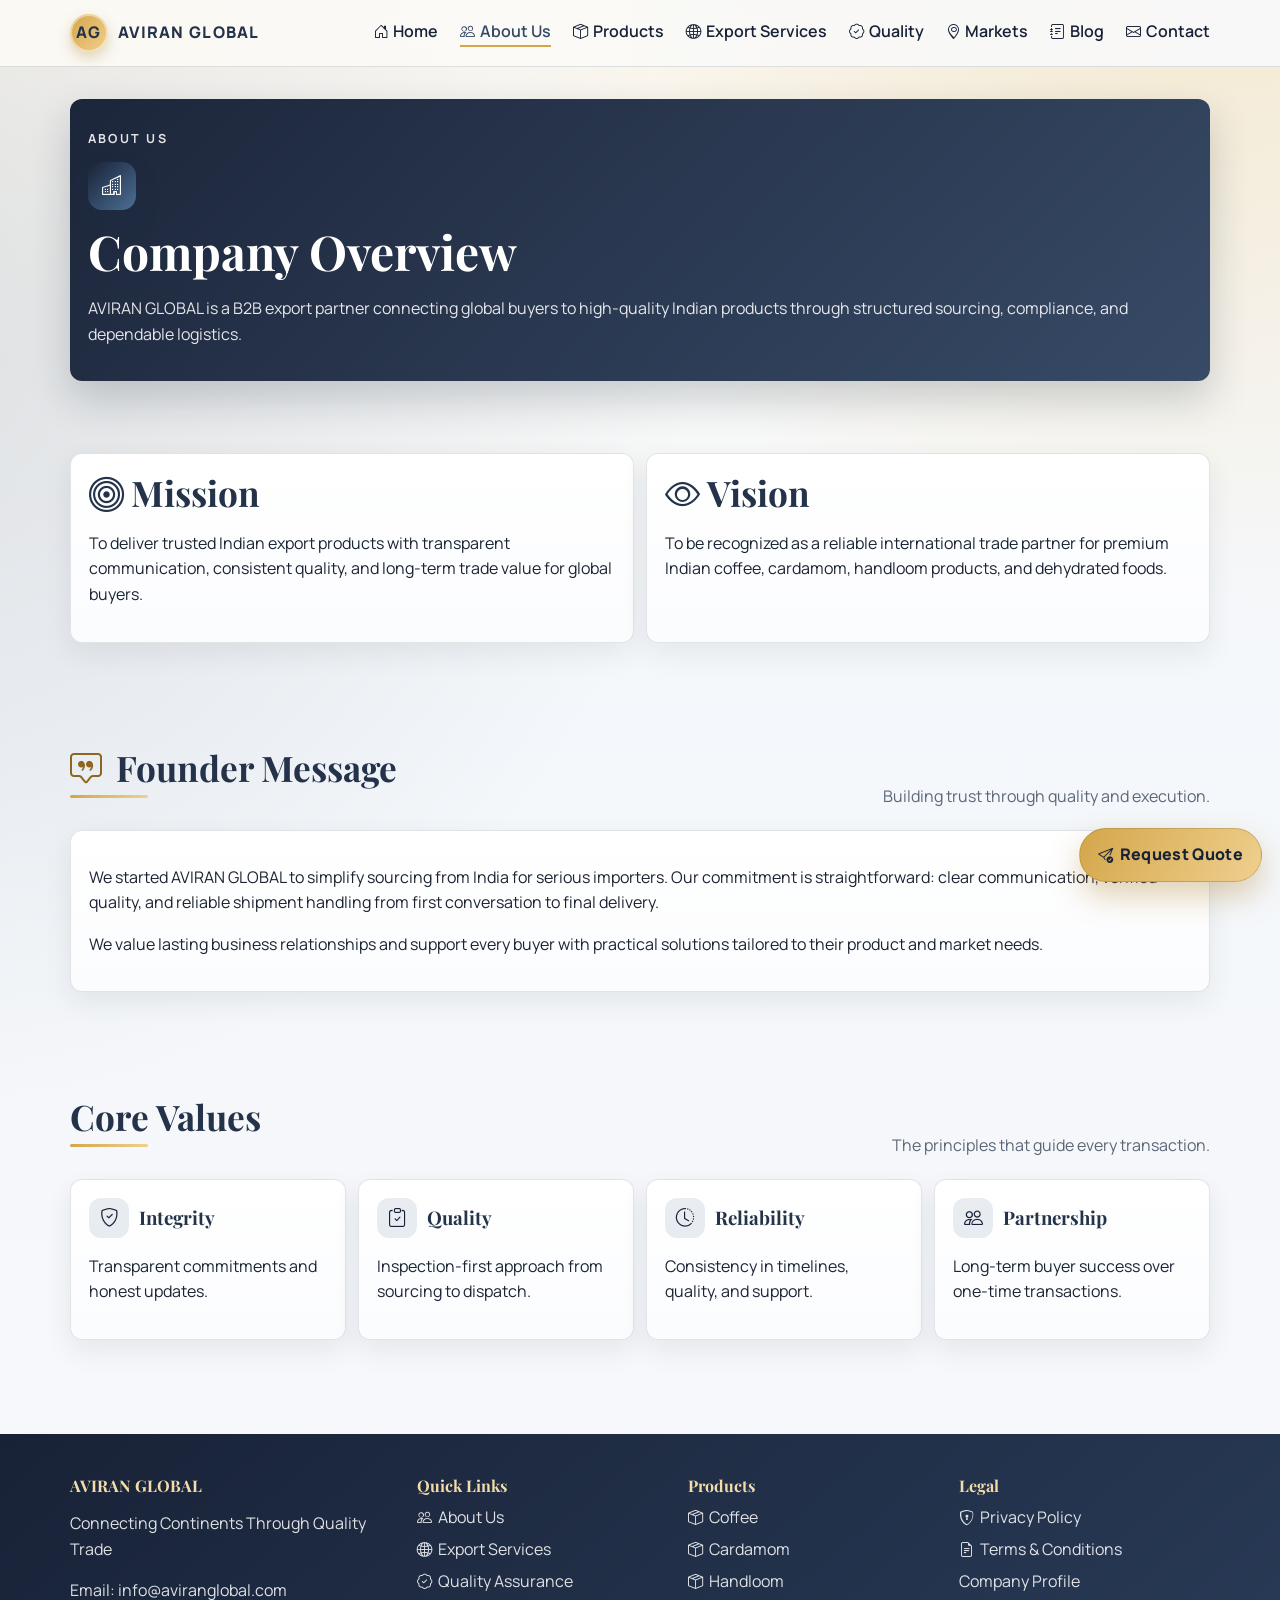
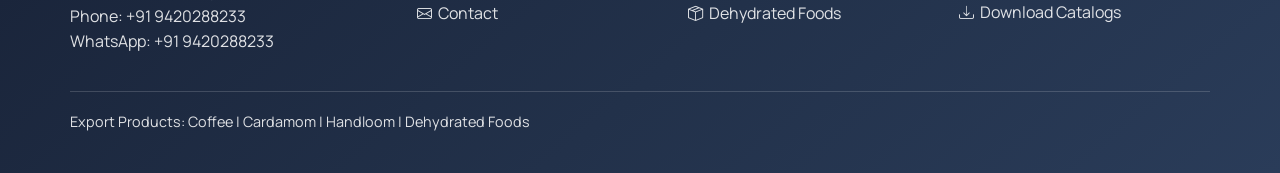
<file: about.html>
<!DOCTYPE html>
<html lang="en">
<head>
  <meta charset="UTF-8" />
  <meta name="viewport" content="width=device-width, initial-scale=1.0" />
  <title>About Us | AVIRAN GLOBAL</title>
  <meta name="description" content="Learn about AVIRAN GLOBAL, our mission, vision, founder message, and core values that drive trusted international exports from India." />
  <meta name="keywords" content="About AVIRAN GLOBAL, export company India, mission vision export, founder message" />
  <meta name="author" content="AVIRAN GLOBAL" />
  <meta name="robots" content="index, follow" />
  <meta name="theme-color" content="#24324A" />
  <link rel="canonical" href="https://www.aviranglobal.com/about.html" />
  <meta property="og:type" content="website" />
  <meta property="og:site_name" content="AVIRAN GLOBAL" />
  <meta property="og:title" content="About Us | AVIRAN GLOBAL" />
  <meta property="og:description" content="Trusted B2B export partner connecting global buyers with premium Indian products." />
  <meta property="og:url" content="https://www.aviranglobal.com/about.html" />
  <meta property="og:locale" content="en_US" />
  <meta name="twitter:card" content="summary_large_image" />
  <meta name="twitter:title" content="About Us | AVIRAN GLOBAL" />
  <meta name="twitter:description" content="Our story, values, and commitment to quality exports for global buyers." />
  <link rel="preconnect" href="https://fonts.googleapis.com" />
  <link rel="preconnect" href="https://fonts.gstatic.com" crossorigin />
  <link href="https://fonts.googleapis.com/css2?family=Manrope:wght@400;500;600;700;800&family=Playfair+Display:wght@600;700;800&display=swap" rel="stylesheet" />
  <link rel="stylesheet" href="https://cdn.jsdelivr.net/npm/bootstrap-icons@1.11.3/font/bootstrap-icons.min.css" />
  <link rel="stylesheet" href="assets/css/styles.css" />
  <link rel="icon" type="image/svg+xml" href="assets/img/favicon.svg" />
  <link rel="shortcut icon" href="assets/img/favicon.svg" />
</head>
<body>
  <header class="site-header">
    <div class="container nav-wrap">
      <a href="index.html" class="brand"><span class="brand-mark">AG</span><span>AVIRAN GLOBAL</span></a>
      <button class="menu-toggle" aria-expanded="false" data-menu-toggle>Menu</button>
      <nav class="main-nav" data-nav>
        <a href="index.html">Home</a><a class="active" href="about.html">About Us</a><a href="products.html">Products</a><a href="export-services.html">Export Services</a><a href="quality-assurance.html">Quality</a><a href="markets.html">Markets</a><a href="blog.html">Blog</a><a href="contact.html">Contact</a>
      </nav>
    </div>
  </header>

  <main>
    <section class="page-hero">
      <div class="container">
        <article class="card reveal">
          <p class="eyebrow">About Us</p>
          <div class="hero-icon"><i class="bi bi-buildings" aria-hidden="true"></i></div>
          <h1>Company Overview</h1>
          <p>AVIRAN GLOBAL is a B2B export partner connecting global buyers to high-quality Indian products through structured sourcing, compliance, and dependable logistics.</p>
        </article>
      </div>
    </section>

    <section>
      <div class="container grid-2 reveal">
        <article class="card">
          <h2><span class="icon-label"><i class="bi bi-bullseye" aria-hidden="true"></i>Mission</span></h2>
          <p>To deliver trusted Indian export products with transparent communication, consistent quality, and long-term trade value for global buyers.</p>
        </article>
        <article class="card">
          <h2><span class="icon-label"><i class="bi bi-eye" aria-hidden="true"></i>Vision</span></h2>
          <p>To be recognized as a reliable international trade partner for premium Indian coffee, cardamom, handloom products, and dehydrated foods.</p>
        </article>
      </div>
    </section>

    <section>
      <div class="container reveal">
        <div class="section-head"><h2><span class="icon-label"><i class="bi bi-chat-square-quote" aria-hidden="true"></i>Founder Message</span></h2><p>Building trust through quality and execution.</p></div>
        <article class="card"><p>We started AVIRAN GLOBAL to simplify sourcing from India for serious importers. Our commitment is straightforward: clear communication, verified quality, and reliable shipment handling from first conversation to final delivery.</p><p>We value lasting business relationships and support every buyer with practical solutions tailored to their product and market needs.</p></article>
      </div>
    </section>

    <section>
      <div class="container reveal">
        <div class="section-head"><h2>Core Values</h2><p>The principles that guide every transaction.</p></div>
        <div class="grid-4">
          <article class="card about-value-card"><h3><span class="feature-icon"><i class="bi bi-shield-check" aria-hidden="true"></i></span>Integrity</h3><p>Transparent commitments and honest updates.</p></article>
          <article class="card about-value-card"><h3><span class="feature-icon"><i class="bi bi-clipboard-check" aria-hidden="true"></i></span>Quality</h3><p>Inspection-first approach from sourcing to dispatch.</p></article>
          <article class="card about-value-card"><h3><span class="feature-icon"><i class="bi bi-clock-history" aria-hidden="true"></i></span>Reliability</h3><p>Consistency in timelines, quality, and support.</p></article>
          <article class="card about-value-card"><h3><span class="feature-icon"><i class="bi bi-people" aria-hidden="true"></i></span>Partnership</h3><p>Long-term buyer success over one-time transactions.</p></article>
        </div>
      </div>
    </section>
  </main>

  <footer class="site-footer">
    <div class="container">
      <div class="footer-grid">
        <div>
          <h4>AVIRAN GLOBAL</h4>
          <p>Connecting Continents Through Quality Trade</p>
          <p>Email: info@aviranglobal.com<br />Phone: +91 9420288233<br />WhatsApp: +91 9420288233</p>
        </div>
        <div>
          <h4>Quick Links</h4>
          <ul>
            <li><a href="about.html">About Us</a></li>
            <li><a href="export-services.html">Export Services</a></li>
            <li><a href="quality-assurance.html">Quality Assurance</a></li>
            <li><a href="contact.html">Contact</a></li>
          </ul>
        </div>
        <div>
          <h4>Products</h4>
          <ul>
            <li><a href="products.html">Coffee</a></li>
            <li><a href="products.html">Cardamom</a></li>
            <li><a href="products.html">Handloom</a></li>
            <li><a href="products.html">Dehydrated Foods</a></li>
          </ul>
        </div>
        <div>
          <h4>Legal</h4>
          <ul>
            <li><a href="privacy-policy.html">Privacy Policy</a></li>
            <li><a href="terms-conditions.html">Terms & Conditions</a></li>
            <li><a href="catalogs/company-profile.pdf" download>Company Profile</a></li>
            <li><a href="catalogs/coffee-catalog.pdf" download>Download Catalogs</a></li>
          </ul>
        </div>
      </div>
      <p class="footer-bottom">Export Products: Coffee | Cardamom | Handloom | Dehydrated Foods</p>
    </div>
  </footer>
  <script src="assets/js/main.js"></script>
</body>
</html>
</file>
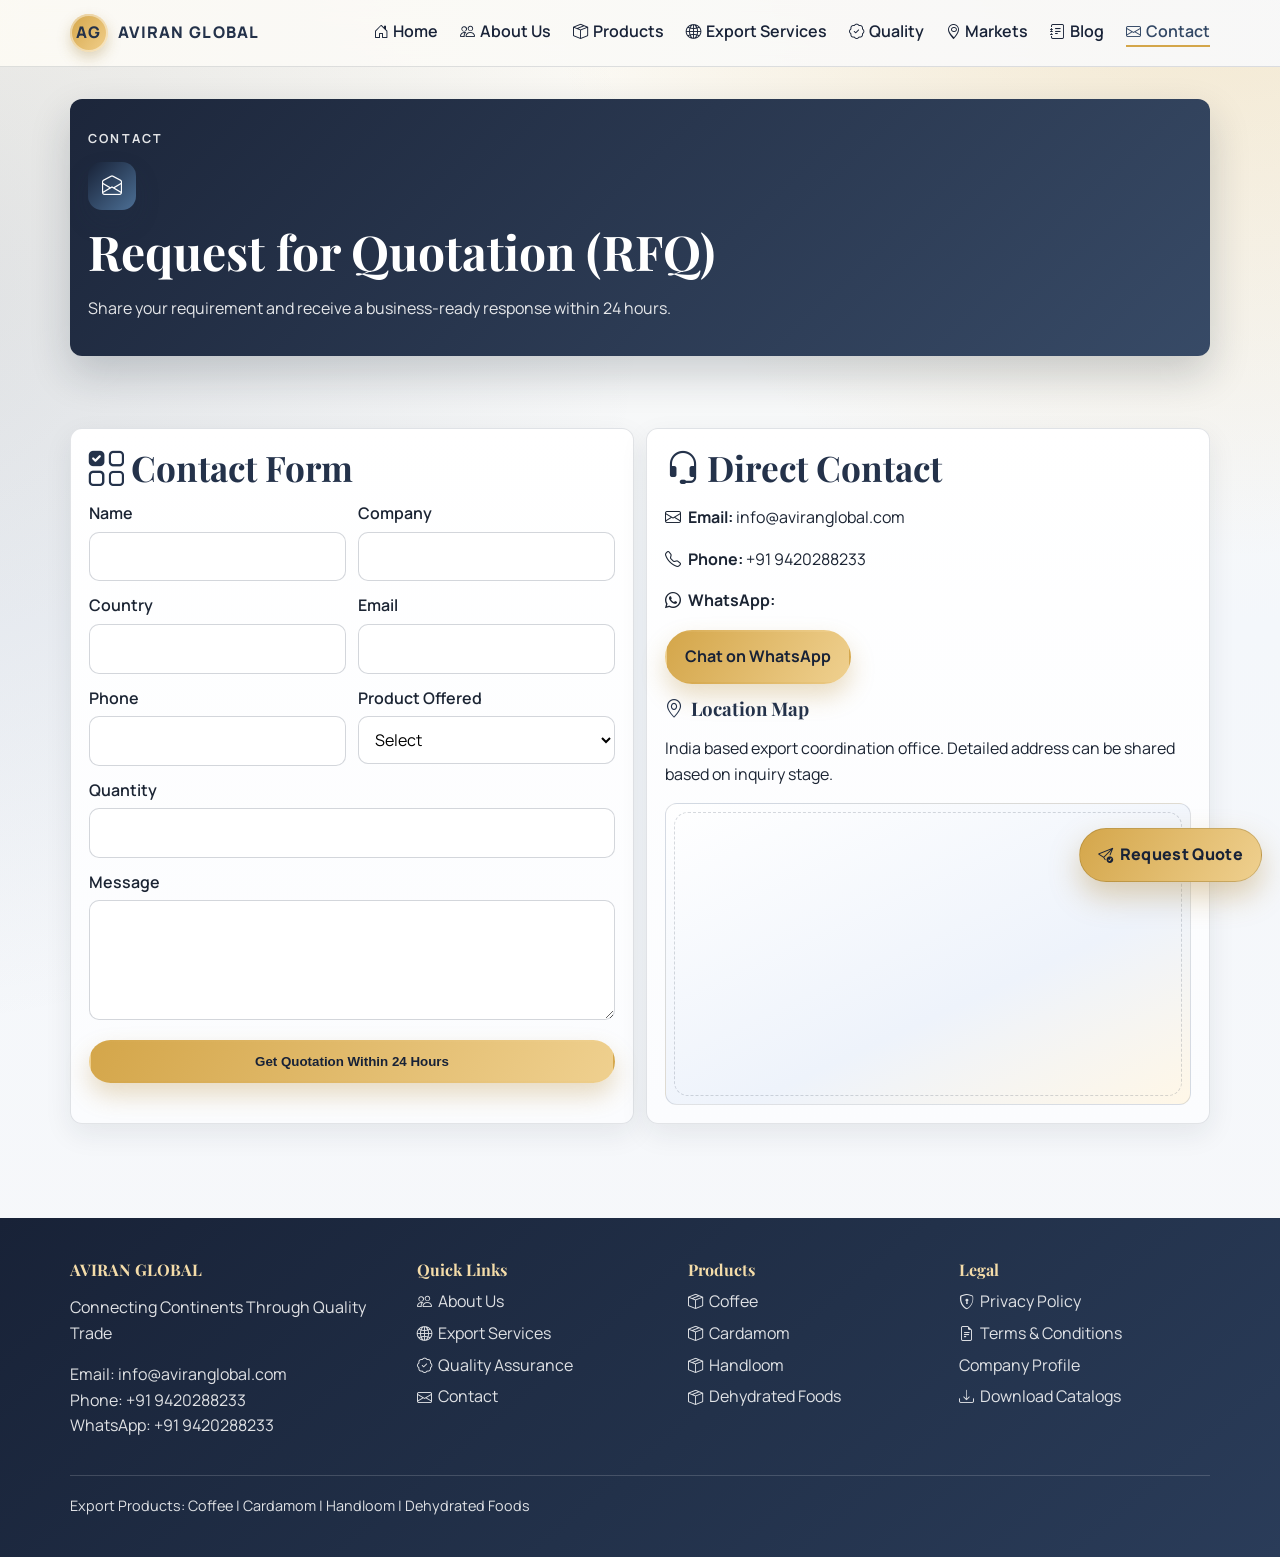
<file: contact.html>
<!DOCTYPE html>
<html lang="en">
<head>
  <meta charset="UTF-8" />
  <meta name="viewport" content="width=device-width, initial-scale=1.0" />
  <title>Contact Us | AVIRAN GLOBAL</title>
  <meta name="description" content="Contact AVIRAN GLOBAL for RFQ, product specifications, pricing, packaging options, and export shipment support within 24 hours." />
  <meta name="keywords" content="contact exporter India, RFQ, AVIRAN GLOBAL contact, WhatsApp export inquiry" />
  <meta name="author" content="AVIRAN GLOBAL" />
  <meta name="robots" content="index, follow" />
  <meta name="theme-color" content="#24324A" />
  <link rel="canonical" href="https://www.aviranglobal.com/contact.html" />
  <meta property="og:type" content="website" />
  <meta property="og:site_name" content="AVIRAN GLOBAL" />
  <meta property="og:title" content="Contact Us | AVIRAN GLOBAL" />
  <meta property="og:description" content="Submit your requirement and receive a business-ready quotation response within 24 hours." />
  <meta property="og:url" content="https://www.aviranglobal.com/contact.html" />
  <meta property="og:locale" content="en_US" />
  <meta name="twitter:card" content="summary_large_image" />
  <meta name="twitter:title" content="Contact Us | AVIRAN GLOBAL" />
  <meta name="twitter:description" content="Get in touch for export inquiries via form, email, phone, or WhatsApp." />
  <link rel="preconnect" href="https://fonts.googleapis.com" />
  <link rel="preconnect" href="https://fonts.gstatic.com" crossorigin />
  <link href="https://fonts.googleapis.com/css2?family=Manrope:wght@400;500;600;700;800&family=Playfair+Display:wght@600;700;800&display=swap" rel="stylesheet" />
  <link rel="stylesheet" href="https://cdn.jsdelivr.net/npm/bootstrap-icons@1.11.3/font/bootstrap-icons.min.css" />
  <link rel="stylesheet" href="assets/css/styles.css" />
  <link rel="icon" type="image/svg+xml" href="assets/img/favicon.svg" />
  <link rel="shortcut icon" href="assets/img/favicon.svg" />
</head>
<body>
  <header class="site-header"><div class="container nav-wrap"><a href="index.html" class="brand"><span class="brand-mark">AG</span><span>AVIRAN GLOBAL</span></a><button class="menu-toggle" aria-expanded="false" data-menu-toggle>Menu</button><nav class="main-nav" data-nav><a href="index.html">Home</a><a href="about.html">About Us</a><a href="products.html">Products</a><a href="export-services.html">Export Services</a><a href="quality-assurance.html">Quality</a><a href="markets.html">Markets</a><a href="blog.html">Blog</a><a class="active" href="contact.html">Contact</a></nav></div></header>
  <main>
    <section class="page-hero"><div class="container"><article class="card reveal"><p class="eyebrow">Contact</p><div class="hero-icon"><i class="bi bi-envelope-open" aria-hidden="true"></i></div><h1>Request for Quotation (RFQ)</h1><p>Share your requirement and receive a business-ready response within 24 hours.</p></article></div></section>
    <section><div class="container grid-2 reveal">
      <article class="card">
        <h2><span class="icon-label"><i class="bi bi-ui-checks-grid" aria-hidden="true"></i>Contact Form</span></h2>
        <form data-demo-form>
          <div class="form-grid">
            <div><label for="name">Name</label><input id="name" name="name" required /></div>
            <div><label for="company">Company</label><input id="company" name="company" required /></div>
            <div><label for="country">Country</label><input id="country" name="country" required /></div>
            <div><label for="email">Email</label><input id="email" name="email" type="email" required /></div>
            <div><label for="phone">Phone</label><input id="phone" name="phone" required /></div>
            <div>
              <label for="interest">Product Offered</label>
              <select id="interest" name="interest" data-product-offered-select required>
                <option value="">Select</option>
              </select>
            </div>
          </div>
          <div><label for="quantity">Quantity</label><input id="quantity" name="quantity" /></div>
          <div><label for="message">Message</label><textarea id="message" name="message"></textarea></div>
          <button class="btn btn-primary" type="submit">Get Quotation Within 24 Hours</button>
          <p class="notice" aria-live="polite"></p>
        </form>
      </article>
      <article class="card">
        <h2><span class="icon-label"><i class="bi bi-headset" aria-hidden="true"></i>Direct Contact</span></h2>
        <p><strong><span class="icon-label"><i class="bi bi-envelope" aria-hidden="true"></i>Email:</span></strong> <a href="mailto:info@aviranglobal.com">info@aviranglobal.com</a></p>
        <p><strong><span class="icon-label"><i class="bi bi-telephone" aria-hidden="true"></i>Phone:</span></strong> <a href="tel:+919420288233">+91 9420288233</a></p>
        <p><strong><span class="icon-label"><i class="bi bi-whatsapp" aria-hidden="true"></i>WhatsApp:</span></strong></p>
        <p class="contact-actions"><a class="btn btn-primary" href="https://wa.me/919420288233" target="_blank" rel="noopener">Chat on WhatsApp</a></p>
        <h3><span class="icon-label"><i class="bi bi-geo-alt" aria-hidden="true"></i>Location Map</span></h3>
        <p>India based export coordination office. Detailed address can be shared based on inquiry stage.</p>
        <div class="market-map">
          <iframe
            title="AVIRAN GLOBAL Location"
            src="https://maps.google.com/maps?q=Pote%20Estate,%20Plot%20no.%201101,%20Kathora%20Rd,%20Amravati,%20Kathora,%20Maharashtra%20444602&z=16&output=embed"
            width="100%"
            height="240"
            style="border:0; border-radius:10px;"
            loading="lazy"
            referrerpolicy="no-referrer-when-downgrade"
          ></iframe>
        </div>
      </article>
    </div></section>
  </main>
  <footer class="site-footer">
    <div class="container">
      <div class="footer-grid">
        <div>
          <h4>AVIRAN GLOBAL</h4>
          <p>Connecting Continents Through Quality Trade</p>
          <p>Email: info@aviranglobal.com<br />Phone: +91 9420288233<br />WhatsApp: +91 9420288233</p>
        </div>
        <div>
          <h4>Quick Links</h4>
          <ul>
            <li><a href="about.html">About Us</a></li>
            <li><a href="export-services.html">Export Services</a></li>
            <li><a href="quality-assurance.html">Quality Assurance</a></li>
            <li><a href="contact.html">Contact</a></li>
          </ul>
        </div>
        <div>
          <h4>Products</h4>
          <ul>
            <li><a href="products.html">Coffee</a></li>
            <li><a href="products.html">Cardamom</a></li>
            <li><a href="products.html">Handloom</a></li>
            <li><a href="products.html">Dehydrated Foods</a></li>
          </ul>
        </div>
        <div>
          <h4>Legal</h4>
          <ul>
            <li><a href="privacy-policy.html">Privacy Policy</a></li>
            <li><a href="terms-conditions.html">Terms & Conditions</a></li>
            <li><a href="catalogs/company-profile.pdf" download>Company Profile</a></li>
            <li><a href="catalogs/coffee-catalog.pdf" download>Download Catalogs</a></li>
          </ul>
        </div>
      </div>
      <p class="footer-bottom">Export Products: Coffee | Cardamom | Handloom | Dehydrated Foods</p>
    </div>
  </footer>
  <script src="assets/js/main.js"></script>
  <script src="assets/js/contact-form.js"></script>
</body>
</html>
</file>
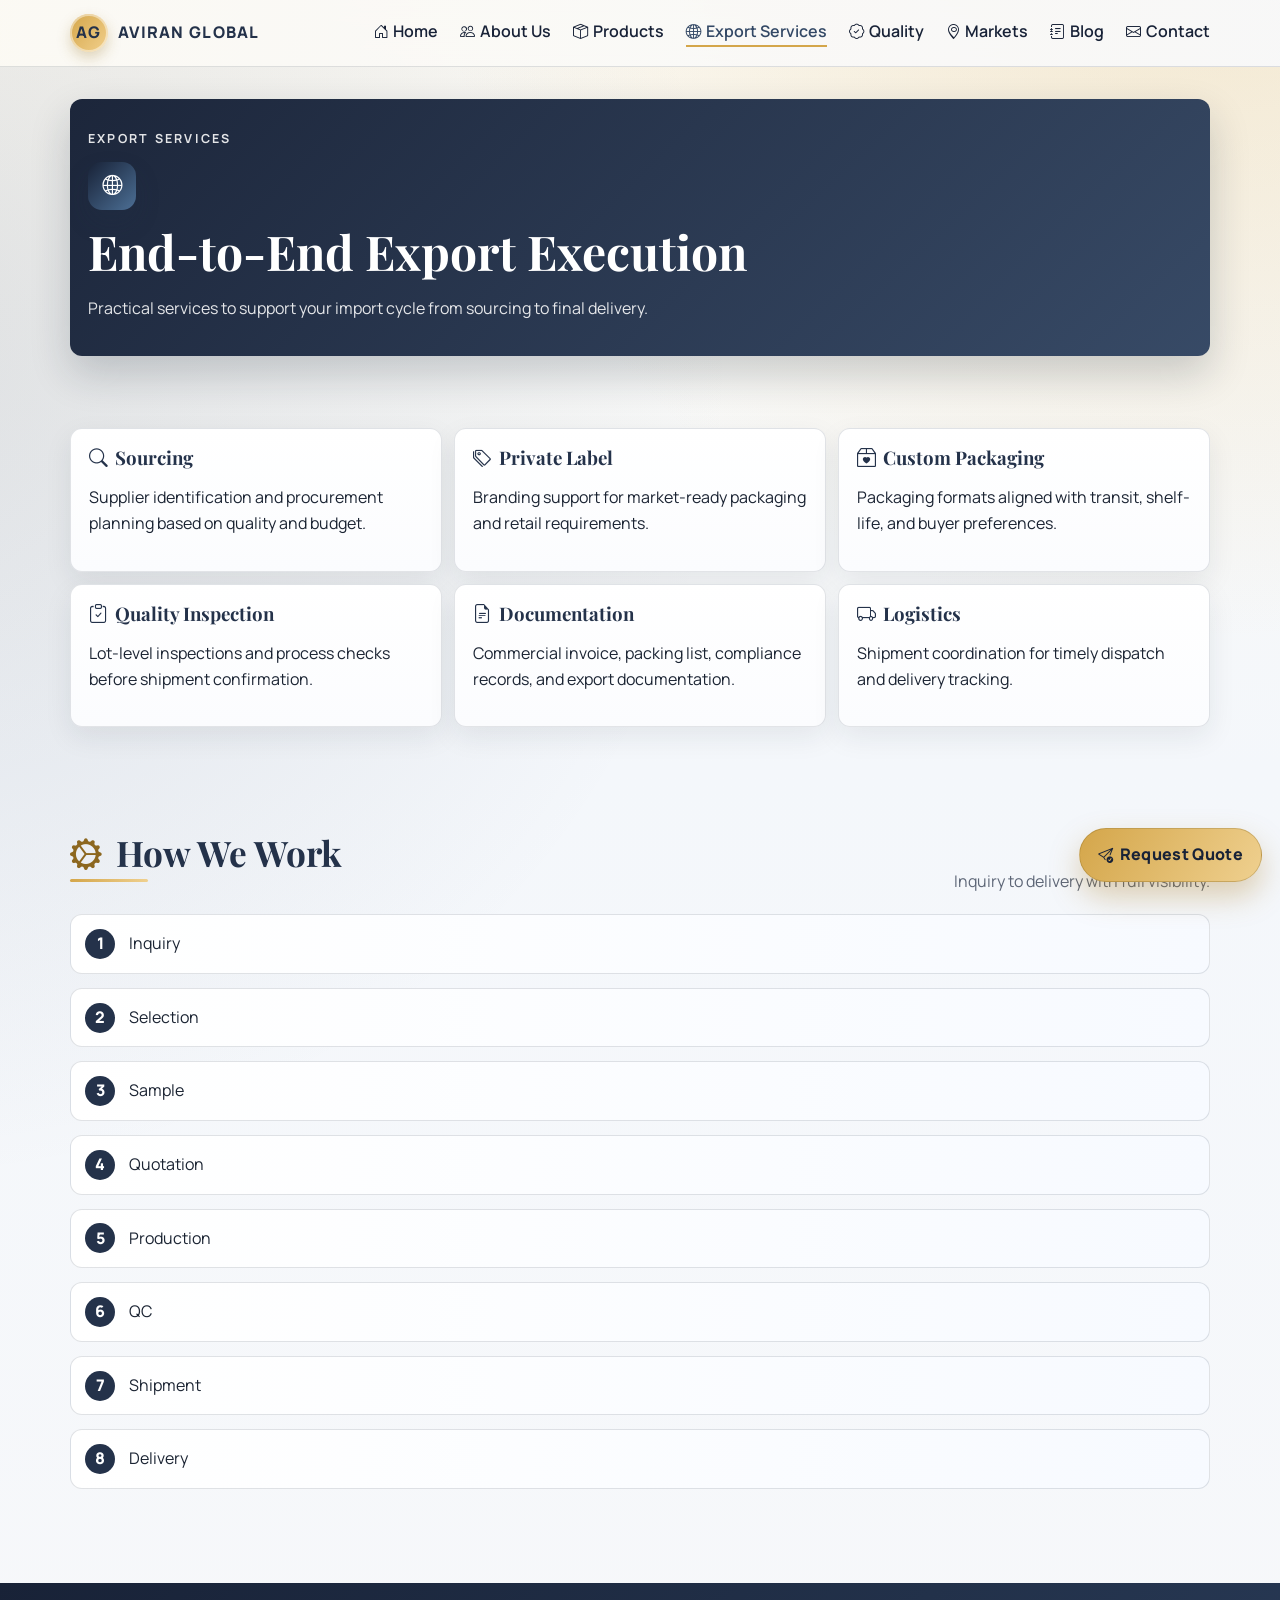
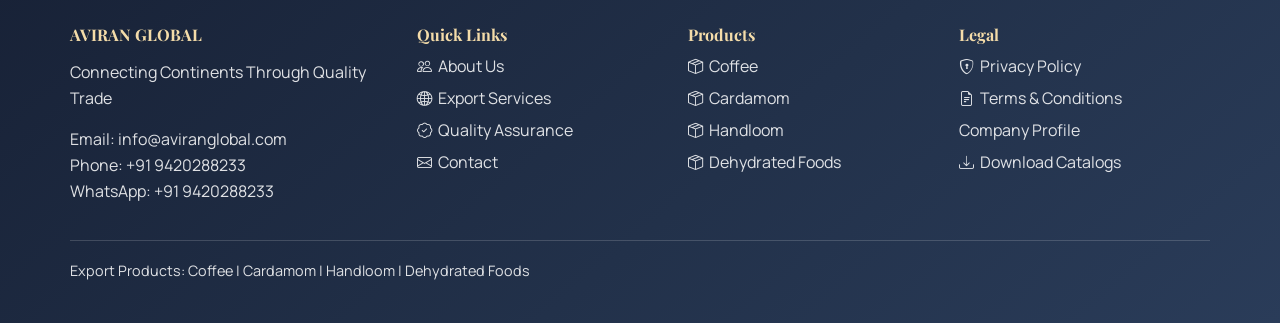
<file: export-services.html>
<!DOCTYPE html>
<html lang="en">
<head>
  <meta charset="UTF-8" />
  <meta name="viewport" content="width=device-width, initial-scale=1.0" />
  <title>Export Services | AVIRAN GLOBAL</title>
  <meta name="description" content="AVIRAN GLOBAL export services include sourcing, private label, custom packaging, quality inspection, documentation, and logistics support." />
  <meta name="keywords" content="export services India, sourcing, private label export, custom packaging, export documentation, AVIRAN GLOBAL" />
  <meta name="author" content="AVIRAN GLOBAL" />
  <meta name="robots" content="index, follow" />
  <meta name="theme-color" content="#24324A" />
  <link rel="canonical" href="https://www.aviranglobal.com/export-services.html" />
  <meta property="og:type" content="website" />
  <meta property="og:site_name" content="AVIRAN GLOBAL" />
  <meta property="og:title" content="Export Services | AVIRAN GLOBAL" />
  <meta property="og:description" content="End-to-end export execution from inquiry and sample to QC, shipment, and delivery." />
  <meta property="og:url" content="https://www.aviranglobal.com/export-services.html" />
  <meta property="og:locale" content="en_US" />
  <meta name="twitter:card" content="summary_large_image" />
  <meta name="twitter:title" content="Export Services | AVIRAN GLOBAL" />
  <meta name="twitter:description" content="Reliable export operations for global buyers with transparent process and support." />
  <link rel="preconnect" href="https://fonts.googleapis.com" />
  <link rel="preconnect" href="https://fonts.gstatic.com" crossorigin />
  <link href="https://fonts.googleapis.com/css2?family=Manrope:wght@400;500;600;700;800&family=Playfair+Display:wght@600;700;800&display=swap" rel="stylesheet" />
  <link rel="stylesheet" href="https://cdn.jsdelivr.net/npm/bootstrap-icons@1.11.3/font/bootstrap-icons.min.css" />
  <link rel="stylesheet" href="assets/css/styles.css" />
  <link rel="icon" type="image/svg+xml" href="assets/img/favicon.svg" />
  <link rel="shortcut icon" href="assets/img/favicon.svg" />
</head>
<body>
  <header class="site-header"><div class="container nav-wrap"><a href="index.html" class="brand"><span class="brand-mark">AG</span><span>AVIRAN GLOBAL</span></a><button class="menu-toggle" aria-expanded="false" data-menu-toggle>Menu</button><nav class="main-nav" data-nav><a href="index.html">Home</a><a href="about.html">About Us</a><a href="products.html">Products</a><a class="active" href="export-services.html">Export Services</a><a href="quality-assurance.html">Quality</a><a href="markets.html">Markets</a><a href="blog.html">Blog</a><a href="contact.html">Contact</a></nav></div></header>
  <main>
    <section class="page-hero"><div class="container"><article class="card reveal"><p class="eyebrow">Export Services</p><div class="hero-icon"><i class="bi bi-globe2" aria-hidden="true"></i></div><h1>End-to-End Export Execution</h1><p>Practical services to support your import cycle from sourcing to final delivery.</p></article></div></section>
    <section><div class="container reveal"><div class="grid-3">
      <article class="card"><h3><span class="icon-label"><i class="bi bi-search" aria-hidden="true"></i>Sourcing</span></h3><p>Supplier identification and procurement planning based on quality and budget.</p></article>
      <article class="card"><h3><span class="icon-label"><i class="bi bi-tags" aria-hidden="true"></i>Private Label</span></h3><p>Branding support for market-ready packaging and retail requirements.</p></article>
      <article class="card"><h3><span class="icon-label"><i class="bi bi-box2-heart" aria-hidden="true"></i>Custom Packaging</span></h3><p>Packaging formats aligned with transit, shelf-life, and buyer preferences.</p></article>
      <article class="card"><h3><span class="icon-label"><i class="bi bi-clipboard-check" aria-hidden="true"></i>Quality Inspection</span></h3><p>Lot-level inspections and process checks before shipment confirmation.</p></article>
      <article class="card"><h3><span class="icon-label"><i class="bi bi-file-earmark-text" aria-hidden="true"></i>Documentation</span></h3><p>Commercial invoice, packing list, compliance records, and export documentation.</p></article>
      <article class="card"><h3><span class="icon-label"><i class="bi bi-truck" aria-hidden="true"></i>Logistics</span></h3><p>Shipment coordination for timely dispatch and delivery tracking.</p></article>
    </div></div></section>

    <section><div class="container reveal"><div class="section-head"><h2><span class="icon-label"><i class="bi bi-gear-wide-connected" aria-hidden="true"></i>How We Work</span></h2><p>Inquiry to delivery with full visibility.</p></div><div class="timeline"><div class="timeline-item">Inquiry</div><div class="timeline-item">Selection</div><div class="timeline-item">Sample</div><div class="timeline-item">Quotation</div><div class="timeline-item">Production</div><div class="timeline-item">QC</div><div class="timeline-item">Shipment</div><div class="timeline-item">Delivery</div></div></div></section>
  </main>
  <footer class="site-footer">
    <div class="container">
      <div class="footer-grid">
        <div>
          <h4>AVIRAN GLOBAL</h4>
          <p>Connecting Continents Through Quality Trade</p>
          <p>Email: info@aviranglobal.com<br />Phone: +91 9420288233<br />WhatsApp: +91 9420288233</p>
        </div>
        <div>
          <h4>Quick Links</h4>
          <ul>
            <li><a href="about.html">About Us</a></li>
            <li><a href="export-services.html">Export Services</a></li>
            <li><a href="quality-assurance.html">Quality Assurance</a></li>
            <li><a href="contact.html">Contact</a></li>
          </ul>
        </div>
        <div>
          <h4>Products</h4>
          <ul>
            <li><a href="products.html">Coffee</a></li>
            <li><a href="products.html">Cardamom</a></li>
            <li><a href="products.html">Handloom</a></li>
            <li><a href="products.html">Dehydrated Foods</a></li>
          </ul>
        </div>
        <div>
          <h4>Legal</h4>
          <ul>
            <li><a href="privacy-policy.html">Privacy Policy</a></li>
            <li><a href="terms-conditions.html">Terms & Conditions</a></li>
            <li><a href="catalogs/company-profile.pdf" download>Company Profile</a></li>
            <li><a href="catalogs/coffee-catalog.pdf" download>Download Catalogs</a></li>
          </ul>
        </div>
      </div>
      <p class="footer-bottom">Export Products: Coffee | Cardamom | Handloom | Dehydrated Foods</p>
    </div>
  </footer>
  <script src="assets/js/main.js"></script>
</body>
</html>
</file>
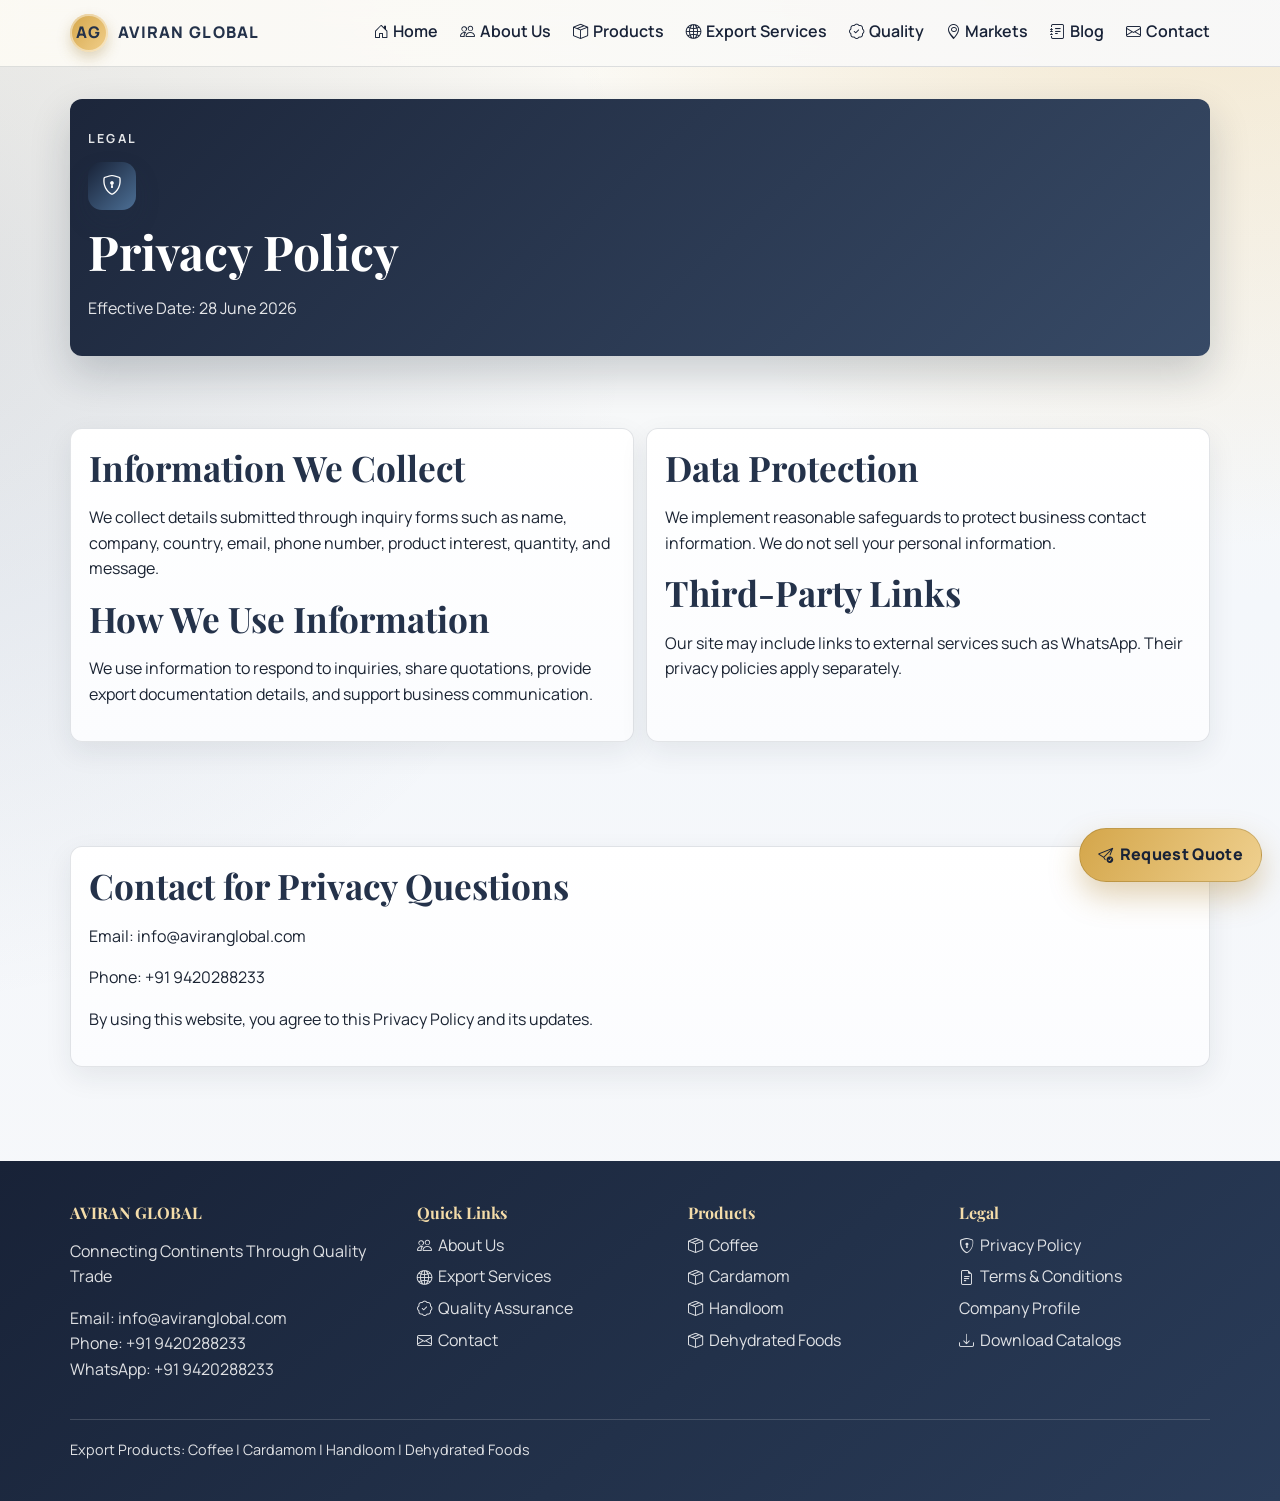
<file: privacy-policy.html>
<!DOCTYPE html>
<html lang="en">
<head>
  <meta charset="UTF-8" />
  <meta name="viewport" content="width=device-width, initial-scale=1.0" />
  <title>Privacy Policy | AVIRAN GLOBAL</title>
  <meta name="description" content="Privacy Policy of AVIRAN GLOBAL covering contact details, inquiry data usage, communication, and data protection practices for business inquiries." />
  <meta name="keywords" content="AVIRAN GLOBAL privacy policy, data protection, export inquiry privacy" />
  <meta name="author" content="AVIRAN GLOBAL" />
  <meta name="robots" content="index, follow" />
  <meta name="theme-color" content="#24324A" />
  <link rel="canonical" href="https://www.aviranglobal.com/privacy-policy.html" />
  <meta property="og:type" content="website" />
  <meta property="og:site_name" content="AVIRAN GLOBAL" />
  <meta property="og:title" content="Privacy Policy | AVIRAN GLOBAL" />
  <meta property="og:description" content="How AVIRAN GLOBAL handles and protects inquiry information and communication data." />
  <meta property="og:url" content="https://www.aviranglobal.com/privacy-policy.html" />
  <meta property="og:locale" content="en_US" />
  <meta name="twitter:card" content="summary_large_image" />
  <meta name="twitter:title" content="Privacy Policy | AVIRAN GLOBAL" />
  <meta name="twitter:description" content="Data handling and privacy practices for AVIRAN GLOBAL website inquiries." />
  <link rel="preconnect" href="https://fonts.googleapis.com" />
  <link rel="preconnect" href="https://fonts.gstatic.com" crossorigin />
  <link href="https://fonts.googleapis.com/css2?family=Manrope:wght@400;500;600;700;800&family=Playfair+Display:wght@600;700;800&display=swap" rel="stylesheet" />
  <link rel="stylesheet" href="https://cdn.jsdelivr.net/npm/bootstrap-icons@1.11.3/font/bootstrap-icons.min.css" />
  <link rel="stylesheet" href="assets/css/styles.css" />
  <link rel="icon" type="image/svg+xml" href="assets/img/favicon.svg" />
  <link rel="shortcut icon" href="assets/img/favicon.svg" />
</head>
<body>
  <header class="site-header">
    <div class="container nav-wrap">
      <a href="index.html" class="brand"><span class="brand-mark">AG</span><span>AVIRAN GLOBAL</span></a>
      <button class="menu-toggle" aria-expanded="false" data-menu-toggle>Menu</button>
      <nav class="main-nav" data-nav>
        <a href="index.html">Home</a>
        <a href="about.html">About Us</a>
        <a href="products.html">Products</a>
        <a href="export-services.html">Export Services</a>
        <a href="quality-assurance.html">Quality</a>
        <a href="markets.html">Markets</a>
        <a href="blog.html">Blog</a>
        <a href="contact.html">Contact</a>
      </nav>
    </div>
  </header>

  <main>
    <section class="page-hero">
      <div class="container">
        <article class="card reveal">
          <p class="eyebrow">Legal</p>
          <div class="hero-icon"><i class="bi bi-shield-lock" aria-hidden="true"></i></div>
          <h1>Privacy Policy</h1>
          <p>Effective Date: 28 June 2026</p>
        </article>
      </div>
    </section>

    <section>
      <div class="container reveal grid-2">
        <article class="card">
          <h2>Information We Collect</h2>
          <p>We collect details submitted through inquiry forms such as name, company, country, email, phone number, product interest, quantity, and message.</p>
          <h2>How We Use Information</h2>
          <p>We use information to respond to inquiries, share quotations, provide export documentation details, and support business communication.</p>
        </article>
        <article class="card">
          <h2>Data Protection</h2>
          <p>We implement reasonable safeguards to protect business contact information. We do not sell your personal information.</p>
          <h2>Third-Party Links</h2>
          <p>Our site may include links to external services such as WhatsApp. Their privacy policies apply separately.</p>
        </article>
      </div>
    </section>

    <section>
      <div class="container reveal">
        <article class="card">
          <h2>Contact for Privacy Questions</h2>
          <p>Email: info@aviranglobal.com</p>
          <p>Phone: +91 9420288233</p>
          <p>By using this website, you agree to this Privacy Policy and its updates.</p>
        </article>
      </div>
    </section>
  </main>

  <footer class="site-footer">
    <div class="container">
      <div class="footer-grid">
        <div>
          <h4>AVIRAN GLOBAL</h4>
          <p>Connecting Continents Through Quality Trade</p>
          <p>Email: info@aviranglobal.com<br />Phone: +91 9420288233<br />WhatsApp: +91 9420288233</p>
        </div>
        <div>
          <h4>Quick Links</h4>
          <ul>
            <li><a href="about.html">About Us</a></li>
            <li><a href="export-services.html">Export Services</a></li>
            <li><a href="quality-assurance.html">Quality Assurance</a></li>
            <li><a href="contact.html">Contact</a></li>
          </ul>
        </div>
        <div>
          <h4>Products</h4>
          <ul>
            <li><a href="products.html">Coffee</a></li>
            <li><a href="products.html">Cardamom</a></li>
            <li><a href="products.html">Handloom</a></li>
            <li><a href="products.html">Dehydrated Foods</a></li>
          </ul>
        </div>
        <div>
          <h4>Legal</h4>
          <ul>
            <li><a href="privacy-policy.html">Privacy Policy</a></li>
            <li><a href="terms-conditions.html">Terms & Conditions</a></li>
            <li><a href="catalogs/company-profile.pdf" download>Company Profile</a></li>
            <li><a href="catalogs/coffee-catalog.pdf" download>Download Catalogs</a></li>
          </ul>
        </div>
      </div>
      <p class="footer-bottom">Export Products: Coffee | Cardamom | Handloom | Dehydrated Foods</p>
    </div>
  </footer>

  <script src="assets/js/main.js"></script>
</body>
</html>
</file>
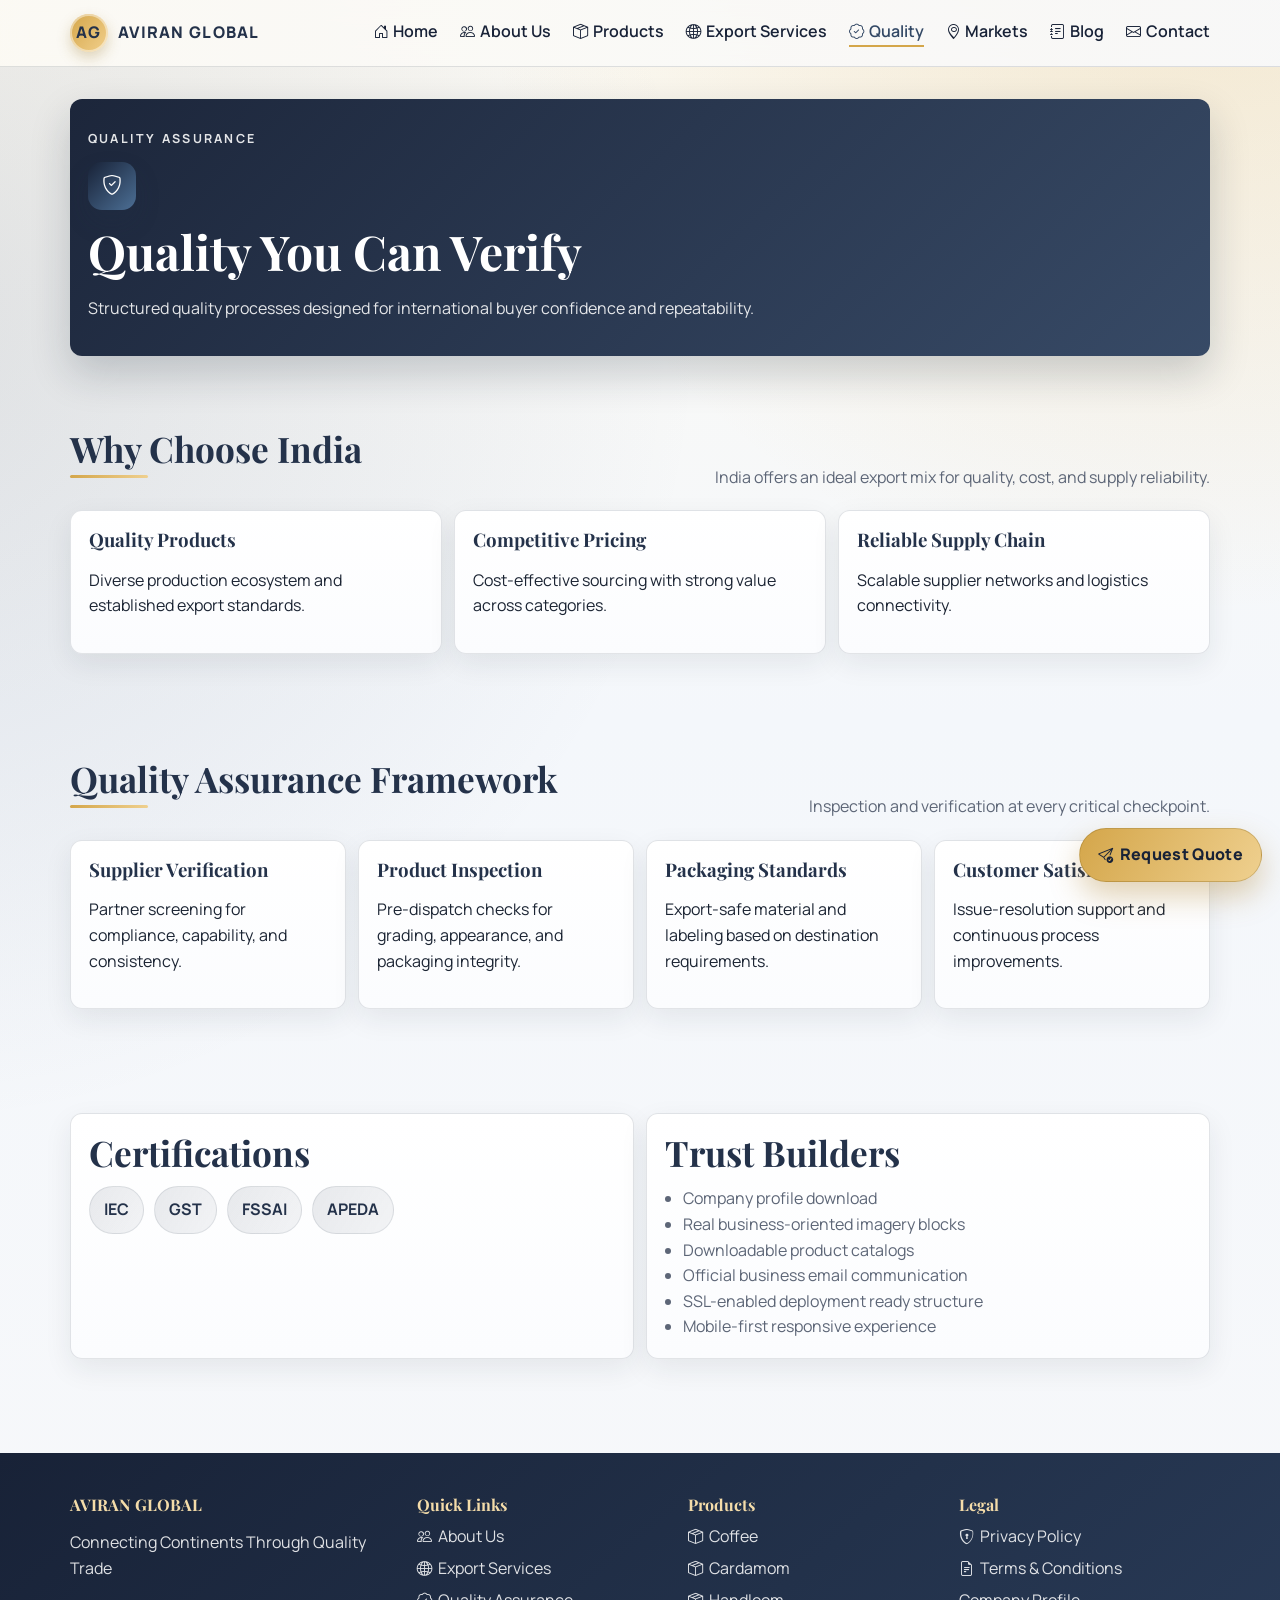
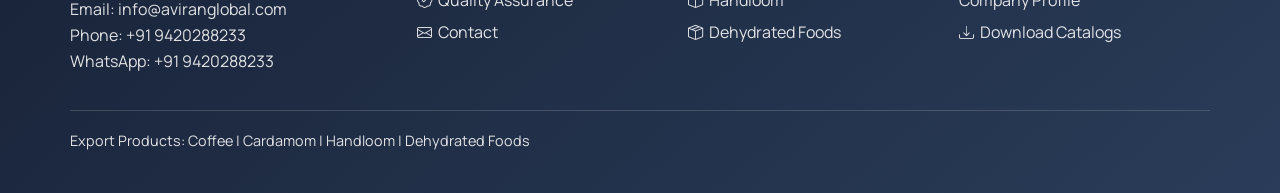
<file: quality-assurance.html>
<!DOCTYPE html>
<html lang="en">
<head>
  <meta charset="UTF-8" />
  <meta name="viewport" content="width=device-width, initial-scale=1.0" />
  <title>Quality Assurance | AVIRAN GLOBAL</title>
  <meta name="description" content="Discover AVIRAN GLOBAL quality assurance process, supplier verification, product inspection, packaging standards, and export certifications." />
  <meta name="keywords" content="quality assurance export, supplier verification, product inspection, IEC GST FSSAI APEDA" />
  <meta name="author" content="AVIRAN GLOBAL" />
  <meta name="robots" content="index, follow" />
  <meta name="theme-color" content="#24324A" />
  <link rel="canonical" href="https://www.aviranglobal.com/quality-assurance.html" />
  <meta property="og:type" content="website" />
  <meta property="og:site_name" content="AVIRAN GLOBAL" />
  <meta property="og:title" content="Quality Assurance | AVIRAN GLOBAL" />
  <meta property="og:description" content="Quality you can verify with process-driven inspection, compliance, and packaging controls." />
  <meta property="og:url" content="https://www.aviranglobal.com/quality-assurance.html" />
  <meta property="og:locale" content="en_US" />
  <meta name="twitter:card" content="summary_large_image" />
  <meta name="twitter:title" content="Quality Assurance | AVIRAN GLOBAL" />
  <meta name="twitter:description" content="International buyer confidence through structured QA and compliance practices." />
  <link rel="preconnect" href="https://fonts.googleapis.com" />
  <link rel="preconnect" href="https://fonts.gstatic.com" crossorigin />
  <link href="https://fonts.googleapis.com/css2?family=Manrope:wght@400;500;600;700;800&family=Playfair+Display:wght@600;700;800&display=swap" rel="stylesheet" />
  <link rel="stylesheet" href="https://cdn.jsdelivr.net/npm/bootstrap-icons@1.11.3/font/bootstrap-icons.min.css" />
  <link rel="stylesheet" href="assets/css/styles.css" />
  <link rel="icon" type="image/svg+xml" href="assets/img/favicon.svg" />
  <link rel="shortcut icon" href="assets/img/favicon.svg" />
</head>
<body>
  <header class="site-header"><div class="container nav-wrap"><a href="index.html" class="brand"><span class="brand-mark">AG</span><span>AVIRAN GLOBAL</span></a><button class="menu-toggle" aria-expanded="false" data-menu-toggle>Menu</button><nav class="main-nav" data-nav><a href="index.html">Home</a><a href="about.html">About Us</a><a href="products.html">Products</a><a href="export-services.html">Export Services</a><a class="active" href="quality-assurance.html">Quality</a><a href="markets.html">Markets</a><a href="blog.html">Blog</a><a href="contact.html">Contact</a></nav></div></header>
  <main>
    <section class="page-hero"><div class="container"><article class="card reveal"><p class="eyebrow">Quality Assurance</p><div class="hero-icon"><i class="bi bi-shield-check" aria-hidden="true"></i></div><h1>Quality You Can Verify</h1><p>Structured quality processes designed for international buyer confidence and repeatability.</p></article></div></section>
    <section><div class="container reveal"><div class="section-head"><h2>Why Choose India</h2><p>India offers an ideal export mix for quality, cost, and supply reliability.</p></div><div class="grid-3"><article class="card"><h3>Quality Products</h3><p>Diverse production ecosystem and established export standards.</p></article><article class="card"><h3>Competitive Pricing</h3><p>Cost-effective sourcing with strong value across categories.</p></article><article class="card"><h3>Reliable Supply Chain</h3><p>Scalable supplier networks and logistics connectivity.</p></article></div></div></section>

    <section><div class="container reveal"><div class="section-head"><h2>Quality Assurance Framework</h2><p>Inspection and verification at every critical checkpoint.</p></div><div class="grid-4"><article class="card"><h3>Supplier Verification</h3><p>Partner screening for compliance, capability, and consistency.</p></article><article class="card"><h3>Product Inspection</h3><p>Pre-dispatch checks for grading, appearance, and packaging integrity.</p></article><article class="card"><h3>Packaging Standards</h3><p>Export-safe material and labeling based on destination requirements.</p></article><article class="card"><h3>Customer Satisfaction</h3><p>Issue-resolution support and continuous process improvements.</p></article></div></div></section>

    <section><div class="container reveal grid-2"><article class="card"><h2>Certifications</h2><div class="cert-list"><span class="cert-item">IEC</span><span class="cert-item">GST</span><span class="cert-item">FSSAI</span><span class="cert-item">APEDA</span></div></article><article class="card"><h2>Trust Builders</h2><ul><li>Company profile download</li><li>Real business-oriented imagery blocks</li><li>Downloadable product catalogs</li><li>Official business email communication</li><li>SSL-enabled deployment ready structure</li><li>Mobile-first responsive experience</li></ul></article></div></section>
  </main>
  <footer class="site-footer">
    <div class="container">
      <div class="footer-grid">
        <div>
          <h4>AVIRAN GLOBAL</h4>
          <p>Connecting Continents Through Quality Trade</p>
          <p>Email: info@aviranglobal.com<br />Phone: +91 9420288233<br />WhatsApp: +91 9420288233</p>
        </div>
        <div>
          <h4>Quick Links</h4>
          <ul>
            <li><a href="about.html">About Us</a></li>
            <li><a href="export-services.html">Export Services</a></li>
            <li><a href="quality-assurance.html">Quality Assurance</a></li>
            <li><a href="contact.html">Contact</a></li>
          </ul>
        </div>
        <div>
          <h4>Products</h4>
          <ul>
            <li><a href="products.html">Coffee</a></li>
            <li><a href="products.html">Cardamom</a></li>
            <li><a href="products.html">Handloom</a></li>
            <li><a href="products.html">Dehydrated Foods</a></li>
          </ul>
        </div>
        <div>
          <h4>Legal</h4>
          <ul>
            <li><a href="privacy-policy.html">Privacy Policy</a></li>
            <li><a href="terms-conditions.html">Terms & Conditions</a></li>
            <li><a href="catalogs/company-profile.pdf" download>Company Profile</a></li>
            <li><a href="catalogs/coffee-catalog.pdf" download>Download Catalogs</a></li>
          </ul>
        </div>
      </div>
      <p class="footer-bottom">Export Products: Coffee | Cardamom | Handloom | Dehydrated Foods</p>
    </div>
  </footer>
  <script src="assets/js/main.js"></script>
</body>
</html>
</file>
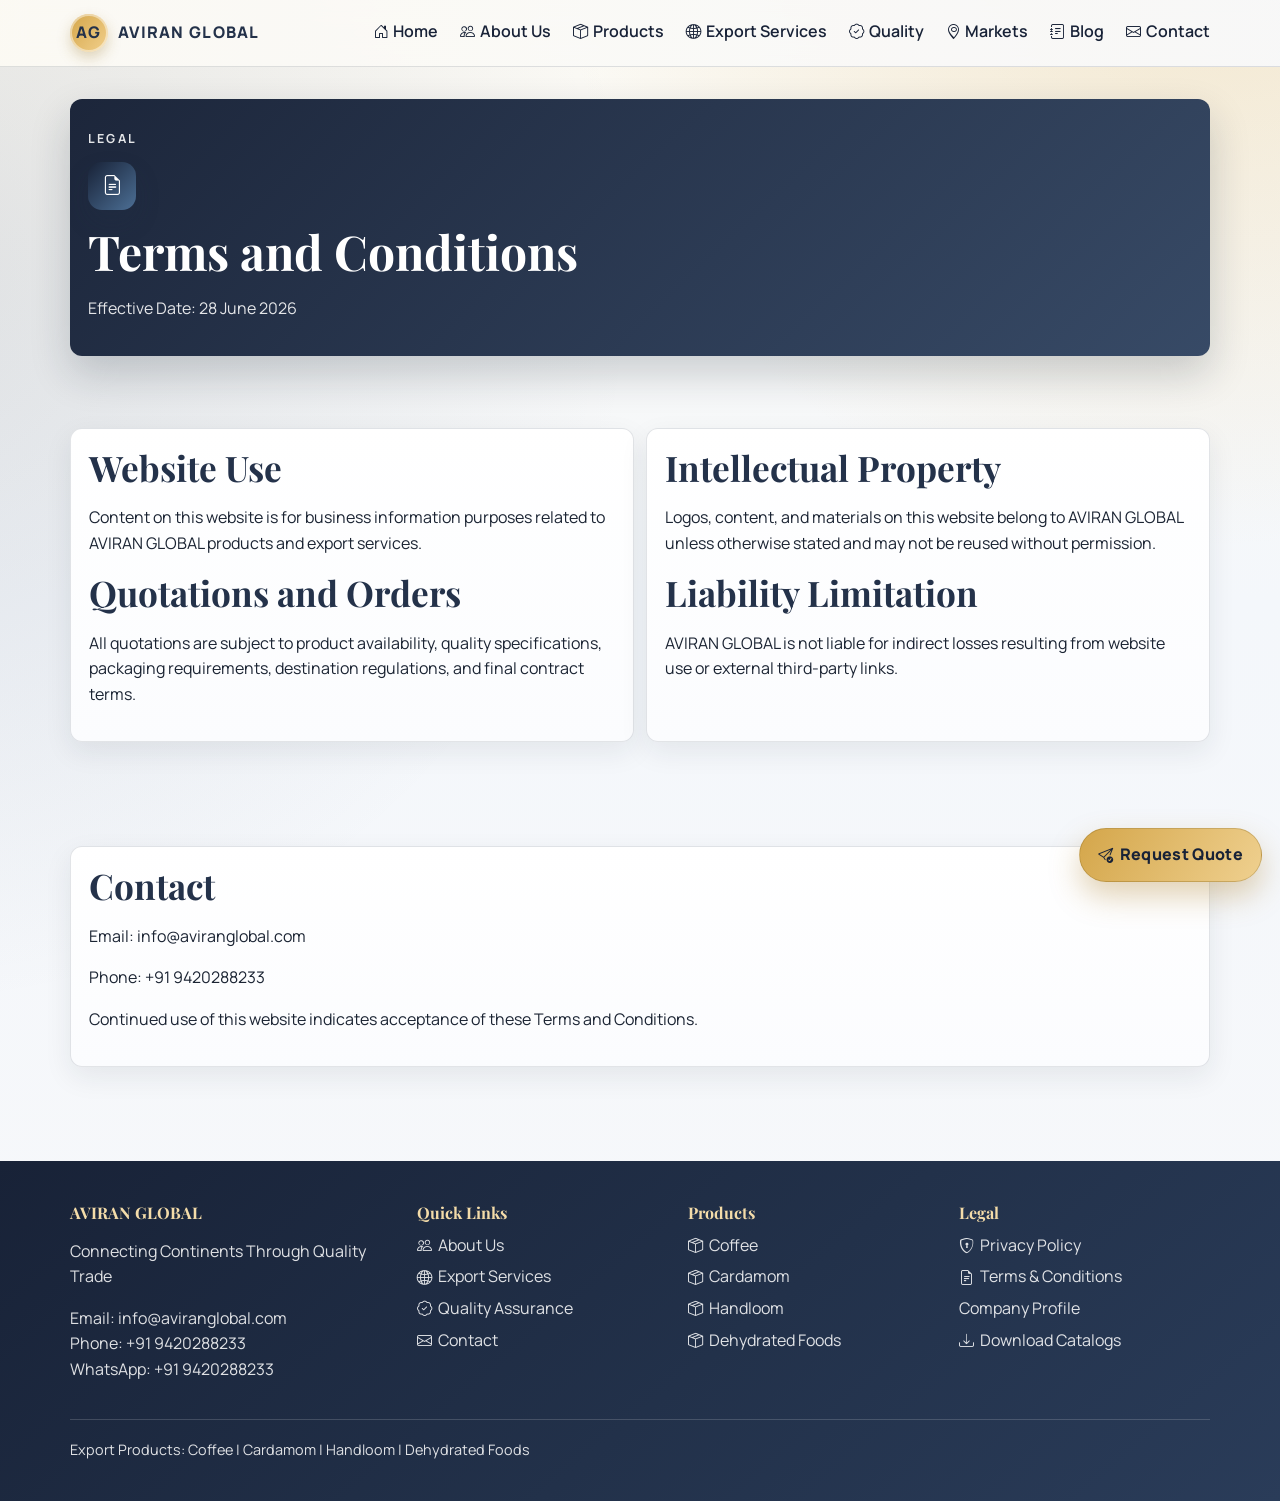
<file: terms-conditions.html>
<!DOCTYPE html>
<html lang="en">
<head>
  <meta charset="UTF-8" />
  <meta name="viewport" content="width=device-width, initial-scale=1.0" />
  <title>Terms and Conditions | AVIRAN GLOBAL</title>
  <meta name="description" content="Terms and Conditions for AVIRAN GLOBAL website usage, inquiries, quotations, and export business communication." />
  <meta name="keywords" content="AVIRAN GLOBAL terms, export terms and conditions, quotation terms" />
  <meta name="author" content="AVIRAN GLOBAL" />
  <meta name="robots" content="index, follow" />
  <meta name="theme-color" content="#24324A" />
  <link rel="canonical" href="https://www.aviranglobal.com/terms-conditions.html" />
  <meta property="og:type" content="website" />
  <meta property="og:site_name" content="AVIRAN GLOBAL" />
  <meta property="og:title" content="Terms and Conditions | AVIRAN GLOBAL" />
  <meta property="og:description" content="Website and business communication terms for AVIRAN GLOBAL export inquiries and services." />
  <meta property="og:url" content="https://www.aviranglobal.com/terms-conditions.html" />
  <meta property="og:locale" content="en_US" />
  <meta name="twitter:card" content="summary_large_image" />
  <meta name="twitter:title" content="Terms and Conditions | AVIRAN GLOBAL" />
  <meta name="twitter:description" content="Terms for website use, quotations, and export communication at AVIRAN GLOBAL." />
  <link rel="preconnect" href="https://fonts.googleapis.com" />
  <link rel="preconnect" href="https://fonts.gstatic.com" crossorigin />
  <link href="https://fonts.googleapis.com/css2?family=Manrope:wght@400;500;600;700;800&family=Playfair+Display:wght@600;700;800&display=swap" rel="stylesheet" />
  <link rel="stylesheet" href="https://cdn.jsdelivr.net/npm/bootstrap-icons@1.11.3/font/bootstrap-icons.min.css" />
  <link rel="stylesheet" href="assets/css/styles.css" />
  <link rel="icon" type="image/svg+xml" href="assets/img/favicon.svg" />
  <link rel="shortcut icon" href="assets/img/favicon.svg" />
</head>
<body>
  <header class="site-header">
    <div class="container nav-wrap">
      <a href="index.html" class="brand"><span class="brand-mark">AG</span><span>AVIRAN GLOBAL</span></a>
      <button class="menu-toggle" aria-expanded="false" data-menu-toggle>Menu</button>
      <nav class="main-nav" data-nav>
        <a href="index.html">Home</a>
        <a href="about.html">About Us</a>
        <a href="products.html">Products</a>
        <a href="export-services.html">Export Services</a>
        <a href="quality-assurance.html">Quality</a>
        <a href="markets.html">Markets</a>
        <a href="blog.html">Blog</a>
        <a href="contact.html">Contact</a>
      </nav>
    </div>
  </header>

  <main>
    <section class="page-hero">
      <div class="container">
        <article class="card reveal">
          <p class="eyebrow">Legal</p>
          <div class="hero-icon"><i class="bi bi-file-earmark-text" aria-hidden="true"></i></div>
          <h1>Terms and Conditions</h1>
          <p>Effective Date: 28 June 2026</p>
        </article>
      </div>
    </section>

    <section>
      <div class="container reveal grid-2">
        <article class="card">
          <h2>Website Use</h2>
          <p>Content on this website is for business information purposes related to AVIRAN GLOBAL products and export services.</p>
          <h2>Quotations and Orders</h2>
          <p>All quotations are subject to product availability, quality specifications, packaging requirements, destination regulations, and final contract terms.</p>
        </article>
        <article class="card">
          <h2>Intellectual Property</h2>
          <p>Logos, content, and materials on this website belong to AVIRAN GLOBAL unless otherwise stated and may not be reused without permission.</p>
          <h2>Liability Limitation</h2>
          <p>AVIRAN GLOBAL is not liable for indirect losses resulting from website use or external third-party links.</p>
        </article>
      </div>
    </section>

    <section>
      <div class="container reveal">
        <article class="card">
          <h2>Contact</h2>
          <p>Email: info@aviranglobal.com</p>
          <p>Phone: +91 9420288233</p>
          <p>Continued use of this website indicates acceptance of these Terms and Conditions.</p>
        </article>
      </div>
    </section>
  </main>

  <footer class="site-footer">
    <div class="container">
      <div class="footer-grid">
        <div>
          <h4>AVIRAN GLOBAL</h4>
          <p>Connecting Continents Through Quality Trade</p>
          <p>Email: info@aviranglobal.com<br />Phone: +91 9420288233<br />WhatsApp: +91 9420288233</p>
        </div>
        <div>
          <h4>Quick Links</h4>
          <ul>
            <li><a href="about.html">About Us</a></li>
            <li><a href="export-services.html">Export Services</a></li>
            <li><a href="quality-assurance.html">Quality Assurance</a></li>
            <li><a href="contact.html">Contact</a></li>
          </ul>
        </div>
        <div>
          <h4>Products</h4>
          <ul>
            <li><a href="products.html">Coffee</a></li>
            <li><a href="products.html">Cardamom</a></li>
            <li><a href="products.html">Handloom</a></li>
            <li><a href="products.html">Dehydrated Foods</a></li>
          </ul>
        </div>
        <div>
          <h4>Legal</h4>
          <ul>
            <li><a href="privacy-policy.html">Privacy Policy</a></li>
            <li><a href="terms-conditions.html">Terms & Conditions</a></li>
            <li><a href="catalogs/company-profile.pdf" download>Company Profile</a></li>
            <li><a href="catalogs/coffee-catalog.pdf" download>Download Catalogs</a></li>
          </ul>
        </div>
      </div>
      <p class="footer-bottom">Export Products: Coffee | Cardamom | Handloom | Dehydrated Foods</p>
    </div>
  </footer>

  <script src="assets/js/main.js"></script>
</body>
</html>
</file>
<file: assets/css/styles.css>
:root {
  --navy: #24324a;
  --navy-deep: #182237;
  --navy-soft: #334865;
  --gold: #d4a64a;
  --gold-soft: #efd08f;
  --white: #ffffff;
  --light: #f7f8fa;
  --light-warm: #fcfaf4;
  --text: #1b2433;
  --muted: #5d6677;
  --success: #2d8a5b;
  --radius: 18px;
  --radius-sm: 12px;
  --shadow: 0 18px 46px rgba(22, 35, 56, 0.14);
  --shadow-soft: 0 10px 28px rgba(20, 34, 55, 0.08);
  --container: min(1140px, 92vw);
}

* {
  box-sizing: border-box;
}

html {
  scroll-behavior: smooth;
}

body {
  margin: 0;
  font-family: "Manrope", "Segoe UI", sans-serif;
  color: var(--text);
  background:
    radial-gradient(circle at 95% -8%, rgba(212, 166, 74, 0.24), transparent 33%),
    radial-gradient(circle at -8% 18%, rgba(36, 50, 74, 0.12), transparent 40%),
    linear-gradient(180deg, var(--light-warm) 0%, #f4f7fb 40%, var(--light) 100%);
  line-height: 1.6;
}

img {
  max-width: 100%;
  display: block;
}

a {
  color: inherit;
  text-decoration: none;
}

.link-with-icon {
  display: inline-flex;
  align-items: center;
  gap: 0.4rem;
}

.link-with-icon .bi {
  font-size: 0.95em;
  line-height: 1;
}

.container {
  width: var(--container);
  margin: 0 auto;
}

.site-header {
  position: sticky;
  top: 0;
  z-index: 40;
  backdrop-filter: blur(12px);
  background: linear-gradient(90deg, rgba(252, 250, 244, 0.92), rgba(247, 248, 250, 0.92));
  border-bottom: 1px solid rgba(36, 50, 74, 0.14);
}

.nav-wrap {
  display: flex;
  align-items: center;
  justify-content: space-between;
  padding: 14px 0;
}

.brand {
  display: flex;
  gap: 10px;
  align-items: center;
  font-weight: 800;
  letter-spacing: 0.08em;
  color: var(--navy);
}

.brand-mark {
  width: 38px;
  height: 38px;
  border-radius: 50%;
  background: linear-gradient(130deg, var(--gold), #f2d08c);
  display: grid;
  place-items: center;
  color: var(--navy);
  font-weight: 900;
  box-shadow: inset 0 0 0 2px rgba(255, 255, 255, 0.45), 0 6px 14px rgba(149, 111, 29, 0.28);
}

.main-nav {
  display: flex;
  gap: 22px;
  align-items: center;
  color: var(--navy);
  font-weight: 600;
}

.main-nav a {
  position: relative;
  padding-bottom: 3px;
  color: var(--navy-deep);
}

.main-nav a.link-with-icon {
  gap: 0.3rem;
}

.main-nav a::after {
  content: "";
  position: absolute;
  left: 0;
  bottom: 0;
  width: 0;
  height: 2px;
  background: var(--gold);
  transition: width 0.3s ease;
}

.main-nav a:hover::after,
.main-nav a.active::after {
  width: 100%;
}

.main-nav a:hover,
.main-nav a.active {
  color: var(--navy-soft);
}

.menu-toggle {
  display: none;
  border: 1px solid rgba(36, 50, 74, 0.3);
  background: var(--white);
  padding: 10px 14px;
  border-radius: 10px;
  font-weight: 700;
}

.btn {
  display: inline-block;
  padding: 12px 18px;
  border-radius: 999px;
  font-weight: 700;
  border: 2px solid transparent;
  transition: transform 0.2s ease, box-shadow 0.2s ease, background 0.2s ease;
}

.btn.link-with-icon {
  display: inline-flex;
  align-items: center;
  justify-content: center;
  gap: 0.45rem;
}

.btn:hover {
  transform: translateY(-2px);
  box-shadow: 0 10px 20px rgba(36, 50, 74, 0.15);
}

.btn-primary {
  background: linear-gradient(120deg, var(--gold) 0%, var(--gold-soft) 100%);
  color: var(--navy-deep);
  box-shadow: 0 12px 24px rgba(180, 134, 40, 0.28);
}

.btn-secondary {
  border-color: rgba(24, 34, 55, 0.72);
  color: var(--navy-deep);
  background: rgba(255, 255, 255, 0.9);
}

.hero {
  padding: 36px 0 25px;
}

.hero-grid {
  display: grid;
  grid-template-columns: 1.1fr 0.9fr;
  gap: 24px;
  align-items: stretch;
}

.hero-copy {
  background: linear-gradient(155deg, rgba(24, 34, 55, 0.98), rgba(34, 50, 79, 0.95));
  border-radius: var(--radius);
  color: var(--white);
  padding: 40px;
  box-shadow: var(--shadow);
  position: relative;
  overflow: hidden;
}

.hero-copy::before {
  content: "";
  position: absolute;
  width: 260px;
  height: 260px;
  right: -80px;
  top: -60px;
  background: radial-gradient(circle, rgba(212, 166, 74, 0.3), transparent 70%);
}

.hero-copy::after {
  content: "";
  position: absolute;
  inset: 0;
  background: linear-gradient(120deg, transparent 0%, rgba(255, 255, 255, 0.04) 55%, transparent 100%);
  pointer-events: none;
}

.eyebrow {
  text-transform: uppercase;
  font-weight: 700;
  letter-spacing: 0.18em;
  color: rgba(255, 255, 255, 0.76);
  font-size: 0.78rem;
}

h1,
h2,
h3,
h4 {
  font-family: "Playfair Display", Georgia, serif;
  line-height: 1.2;
  margin: 0 0 12px;
}

h1 {
  font-size: clamp(2rem, 4vw, 3rem);
}

h2 {
  font-size: clamp(1.65rem, 3vw, 2.2rem);
  color: var(--navy);
}

.hero p {
  color: rgba(255, 255, 255, 0.86);
  margin-bottom: 22px;
}

.hero-actions {
  display: flex;
  flex-wrap: wrap;
  gap: 12px;
}

.hero-visual {
  border-radius: var(--radius);
  min-height: 100%;
  padding: 22px;
  background: linear-gradient(165deg, #ffffff 0%, #edf3fb 65%, #fdf6e7 100%);
  border: 1px solid rgba(36, 50, 74, 0.14);
  box-shadow: var(--shadow);
  display: flex;
  flex-direction: column;
  gap: 10px;
}

.hero-photo-wrap {
  border-radius: 12px;
  overflow: hidden;
  border: 1px solid rgba(36, 50, 74, 0.16);
  margin-bottom: 6px;
}

.hero-photo {
  width: 100%;
  height: 168px;
  object-fit: cover;
  object-position: center;
  display: block;
}

.hero-photo-strip {
  display: grid;
  grid-template-columns: repeat(2, 1fr);
  gap: 8px;
}

.hero-photo-sm {
  width: 100%;
  height: 88px;
  border-radius: 10px;
  object-fit: cover;
  border: 1px solid rgba(36, 50, 74, 0.14);
}

.hero-visual h2 {
  margin-top: 2px;
}

.hero-visual p {
  color: #354760;
  margin: 0;
}

.stat-grid {
  display: grid;
  grid-template-columns: repeat(2, 1fr);
  gap: 12px;
  margin-top: 8px;
}

.stat {
  border-radius: var(--radius-sm);
  background: linear-gradient(180deg, #ffffff, #f6f9ff);
  border: 1px solid rgba(36, 50, 74, 0.14);
  padding: 14px;
}

.stat strong {
  display: block;
  font-size: 1.3rem;
  color: var(--navy);
}

.quick-cta {
  margin: 24px 0 0;
  background: linear-gradient(140deg, rgba(19, 30, 50, 0.92), rgba(33, 47, 73, 0.9));
  border: 1px solid rgba(212, 166, 74, 0.5);
  border-radius: var(--radius-sm);
  padding: 18px;
  box-shadow: 0 12px 26px rgba(8, 15, 28, 0.35);
}

.quick-cta strong {
  color: #f5dba8;
  font-size: 1.02rem;
}

.quick-cta p {
  color: rgba(255, 255, 255, 0.88);
  margin: 8px 0 14px;
}

.quick-cta .btn-primary {
  box-shadow: none;
}

.trust-strip-wrap {
  padding: 18px 0 26px;
}

.trust-strip {
  border: 1px solid rgba(36, 50, 74, 0.14);
  border-radius: var(--radius-sm);
  padding: 16px 18px;
  background: linear-gradient(120deg, #fef8ea 0%, #ffffff 45%, #edf3fb 100%);
  box-shadow: var(--shadow-soft);
  display: flex;
  gap: 14px;
  justify-content: space-between;
  align-items: center;
  flex-wrap: wrap;
}

.trust-strip p {
  margin: 0;
  color: var(--navy-deep);
}

.trust-points {
  display: flex;
  gap: 8px;
  flex-wrap: wrap;
}

.trust-points span {
  padding: 7px 11px;
  border-radius: 999px;
  border: 1px solid rgba(36, 50, 74, 0.16);
  background: rgba(255, 255, 255, 0.82);
  color: var(--navy);
  font-weight: 700;
  font-size: 0.84rem;
}

main section {
  padding: 52px 0;
}

.section-soft {
  background: linear-gradient(180deg, rgba(255, 255, 255, 0.72), rgba(247, 250, 255, 0.72));
  border-top: 1px solid rgba(36, 50, 74, 0.06);
  border-bottom: 1px solid rgba(36, 50, 74, 0.06);
}

.section-head {
  display: flex;
  justify-content: space-between;
  gap: 20px;
  align-items: end;
  margin-bottom: 20px;
}

.section-head h2 {
  position: relative;
  padding-bottom: 8px;
}

.section-head h2::after {
  content: "";
  position: absolute;
  left: 0;
  bottom: 0;
  width: 78px;
  height: 3px;
  border-radius: 999px;
  background: linear-gradient(90deg, var(--gold), var(--gold-soft));
}

.section-head p {
  margin: 0;
  max-width: 650px;
  color: var(--muted);
}

.grid-3,
.grid-4,
.grid-2 {
  display: grid;
  gap: 12px;
}

.grid-4 {
  grid-template-columns: repeat(4, 1fr);
}

.grid-3 {
  grid-template-columns: repeat(3, 1fr);
}

.grid-2 {
  grid-template-columns: repeat(2, 1fr);
}

.card {
  background: linear-gradient(180deg, #ffffff 0%, #fbfcfe 100%);
  border: 1px solid rgba(36, 50, 74, 0.13);
  border-radius: var(--radius-sm);
  padding: 18px;
  box-shadow: var(--shadow-soft);
  transition: transform 0.25s ease, box-shadow 0.25s ease, border-color 0.25s ease;
}

.card:hover {
  transform: translateY(-2px);
  border-color: rgba(36, 50, 74, 0.24);
  box-shadow: 0 13px 26px rgba(18, 31, 53, 0.1);
}

.card h3 {
  color: var(--navy);
  margin-bottom: 10px;
}

.card ul {
  margin: 0;
  padding-left: 18px;
  color: var(--muted);
}

.badge {
  display: inline-block;
  padding: 6px 10px;
  border-radius: 999px;
  font-weight: 700;
  font-size: 0.76rem;
  letter-spacing: 0.08em;
  text-transform: uppercase;
  background: linear-gradient(120deg, #f8e2b8, #f4dca7);
  color: #6d4e12;
  border: 1px solid rgba(161, 117, 30, 0.2);
}

.badge .bi {
  margin-right: 0.35rem;
  font-size: 0.95em;
  vertical-align: -0.05em;
}

.section-head h2 .bi {
  margin-right: 0.45rem;
  font-size: 0.9em;
  color: #8c671f;
  vertical-align: 0.05em;
}

.product-card {
  display: flex;
  flex-direction: column;
  height: 100%;
}

.product-thumb {
  width: 100%;
  height: 126px;
  object-fit: cover;
  object-position: center;
  border-radius: 10px;
  margin-bottom: 12px;
  border: 1px solid rgba(36, 50, 74, 0.12);
  filter: saturate(0.92) contrast(1.03);
}

.product-card h3 {
  min-height: 58px;
}

.product-card ul {
  flex: 1;
}

.product-card-action {
  margin: 14px 0 0;
}

.product-card-action .btn {
  min-width: 140px;
  text-align: center;
}

.product-page-thumb {
  width: 100%;
  height: 180px;
  object-fit: cover;
  object-position: center;
  border-radius: 10px;
  margin-bottom: 12px;
  border: 1px solid rgba(36, 50, 74, 0.12);
  filter: saturate(0.92) contrast(1.03);
}

.market-map {
  background: linear-gradient(155deg, #ffffff 0%, #eef3fb 62%, #fff7e7 100%);
  border-radius: var(--radius-sm);
  padding: 26px;
  border: 1px solid rgba(36, 50, 74, 0.14);
  position: relative;
}

.market-map::before {
  content: "";
  position: absolute;
  inset: 8px;
  border: 1px dashed rgba(36, 50, 74, 0.18);
  border-radius: 14px;
  pointer-events: none;
}

.market-map iframe,
.market-map p,
.market-map a {
  position: relative;
  z-index: 2;
}

.region-list span {
  text-align: center;
  padding: 10px;
  background: var(--white);
  border-radius: 10px;
  border: 1px solid rgba(36, 50, 74, 0.1);
  font-weight: 600;
}

.market-showcase {
  display: grid;
  grid-template-columns: 1.2fr 0.8fr;
  gap: 12px;
}

.world-stage {
  position: relative;
  min-height: 300px;
  border-radius: var(--radius-sm);
  border: 1px solid rgba(36, 50, 74, 0.16);
  background:
    linear-gradient(165deg, #f7fbff 0%, #edf4ff 60%, #fff7e8 100%),
    repeating-linear-gradient(
      90deg,
      rgba(36, 50, 74, 0.06) 0,
      rgba(36, 50, 74, 0.06) 1px,
      transparent 1px,
      transparent 40px
    ),
    repeating-linear-gradient(
      0deg,
      rgba(36, 50, 74, 0.05) 0,
      rgba(36, 50, 74, 0.05) 1px,
      transparent 1px,
      transparent 34px
    );
  box-shadow: var(--shadow-soft);
  overflow: hidden;
}

.map-glow {
  position: absolute;
  width: 320px;
  height: 320px;
  right: -90px;
  top: -90px;
  background: radial-gradient(circle, rgba(212, 166, 74, 0.16), transparent 72%);
  z-index: 1;
}

.world-map-real {
  position: absolute;
  inset: 12px;
  width: calc(100% - 24px);
  height: calc(100% - 24px);
  display: block;
  z-index: 2;
  object-fit: contain;
  filter: contrast(1.14) saturate(0.55) brightness(0.95);
  opacity: 0.86;
}

.trade-chip {
  position: absolute;
  right: 14px;
  top: 14px;
  display: inline-flex;
  gap: 0.35rem;
  align-items: center;
  padding: 7px 10px;
  border-radius: 999px;
  background: rgba(24, 34, 55, 0.9);
  color: #f2d9a6;
  border: 1px solid rgba(212, 166, 74, 0.45);
  font-size: 0.74rem;
  font-weight: 700;
  z-index: 5;
}

.market-side {
  border-radius: var(--radius-sm);
  border: 1px solid rgba(36, 50, 74, 0.14);
  background: linear-gradient(160deg, #ffffff 0%, #f1f6ff 60%, #fff8ea 100%);
  box-shadow: var(--shadow-soft);
  padding: 20px;
  display: flex;
  flex-direction: column;
  gap: 14px;
}

.modern-regions {
  grid-template-columns: 1fr;
  gap: 8px;
}

.modern-regions span {
  display: inline-flex;
  align-items: center;
  justify-content: flex-start;
  gap: 0.45rem;
}

.spotlight-grid {
  display: grid;
  grid-template-columns: repeat(3, 1fr);
  gap: 12px;
}

.spotlight-card {
  padding: 20px;
  border-radius: var(--radius-sm);
  border: 1px solid rgba(36, 50, 74, 0.15);
  background: linear-gradient(160deg, #ffffff 0%, #f2f7ff 64%, #fef5e2 100%);
  box-shadow: var(--shadow-soft);
}

.spotlight-card h3 {
  color: var(--navy-deep);
}

.spotlight-card p {
  color: var(--muted);
}

.timeline {
  counter-reset: steps;
  display: grid;
  gap: 14px;
}

.timeline-item {
  position: relative;
  background: linear-gradient(90deg, #ffffff, #f7faff);
  border: 1px solid rgba(36, 50, 74, 0.14);
  border-radius: 12px;
  padding: 16px 18px 16px 58px;
}

.timeline-item::before {
  counter-increment: steps;
  content: counter(steps);
  position: absolute;
  left: 14px;
  top: 50%;
  transform: translateY(-50%);
  width: 30px;
  height: 30px;
  border-radius: 50%;
  background: var(--navy);
  color: var(--white);
  display: grid;
  place-items: center;
  font-weight: 800;
}

.timeline-modern {
  grid-template-columns: repeat(3, minmax(0, 1fr));
  gap: 12px;
}

.timeline-modern .timeline-item {
  padding: 16px;
  min-height: 172px;
  display: flex;
  flex-direction: column;
  background: linear-gradient(160deg, #ffffff 0%, #f3f8ff 60%, #fff7e9 100%);
}

.timeline-modern .timeline-item::before {
  top: 14px;
  left: auto;
  right: 14px;
  transform: none;
  background: rgba(24, 34, 55, 0.9);
}

.timeline-modern .timeline-item h3 {
  margin: 10px 0 8px;
  font-size: 1.06rem;
  color: var(--navy-deep);
}

.timeline-modern .timeline-item p {
  margin: 0;
  color: var(--muted);
  font-size: 0.94rem;
}

.process-icon {
  width: 38px;
  height: 38px;
  border-radius: 50%;
  display: inline-flex;
  align-items: center;
  justify-content: center;
  background: linear-gradient(130deg, var(--gold), #f3d495);
  color: var(--navy-deep);
  border: 1px solid rgba(143, 102, 21, 0.25);
}

.cert-list {
  display: flex;
  flex-wrap: wrap;
  gap: 10px;
}

.cert-item {
  padding: 10px 14px;
  border-radius: 999px;
  background: linear-gradient(120deg, rgba(36, 50, 74, 0.1), rgba(36, 50, 74, 0.05));
  color: var(--navy);
  font-weight: 700;
  border: 1px solid rgba(36, 50, 74, 0.1);
}

form {
  display: grid;
  gap: 12px;
}

.form-grid {
  display: grid;
  grid-template-columns: repeat(2, 1fr);
  gap: 12px;
}

label {
  display: block;
  font-weight: 600;
  margin-bottom: 5px;
}

input,
select,
textarea {
  width: 100%;
  border: 1px solid rgba(36, 50, 74, 0.2);
  border-radius: 10px;
  padding: 11px 12px;
  font: inherit;
  background: #ffffff;
  transition: border-color 0.2s ease, box-shadow 0.2s ease;
}

input:focus,
select:focus,
textarea:focus {
  outline: none;
  border-color: rgba(212, 166, 74, 0.88);
  box-shadow: 0 0 0 3px rgba(212, 166, 74, 0.2);
}

textarea {
  min-height: 120px;
  resize: vertical;
}

.site-footer {
  margin-top: 42px;
  background: linear-gradient(140deg, #182237 0%, #22314a 56%, #2a3c59 100%);
  color: rgba(255, 255, 255, 0.86);
  padding: 42px 0 26px;
}

.footer-grid {
  display: grid;
  grid-template-columns: 1.3fr 1fr 1fr 1fr;
  gap: 20px;
}

.site-footer h4 {
  color: #f4dca9;
  margin-bottom: 10px;
}

.site-footer ul {
  list-style: none;
  padding: 0;
  margin: 0;
}

.site-footer li {
  margin: 6px 0;
}

.footer-bottom {
  margin-top: 20px;
  padding-top: 18px;
  border-top: 1px solid rgba(255, 255, 255, 0.16);
  font-size: 0.9rem;
}

.reveal {
  opacity: 0;
  transform: translateY(18px);
  transition: opacity 0.7s ease, transform 0.7s ease;
}

.reveal.show {
  opacity: 1;
  transform: translateY(0);
}

.page-hero {
  padding: 32px 0 20px;
}

.page-hero .card {
  background: linear-gradient(135deg, rgba(24, 34, 55, 0.98), rgba(45, 65, 95, 0.95));
  color: var(--white);
  border: none;
  box-shadow: 0 18px 40px rgba(22, 33, 52, 0.2);
}

.page-hero .card p {
  color: rgba(255, 255, 255, 0.88);
}

.notice {
  padding: 12px;
  border-radius: 10px;
  background: #edf8f2;
  border: 1px solid #d1eddc;
  color: #1d6f45;
  font-weight: 700;
  display: none;
}

.notice.show {
  display: block;
}

.blog-card,
.blog-detail {
  overflow: hidden;
}

.blog-detail-layout {
  display: grid;
  grid-template-columns: 1.35fr 0.65fr;
  gap: 12px;
}

.blog-image {
  width: 100%;
  height: 190px;
  object-fit: cover;
  border-radius: 10px;
  border: 1px solid rgba(36, 50, 74, 0.12);
  margin-bottom: 12px;
}

.blog-meta {
  margin: 0 0 8px;
  color: var(--muted);
  font-size: 0.86rem;
  font-weight: 700;
  letter-spacing: 0.02em;
}

.blog-detail {
  max-width: 900px;
}

.blog-detail h2 {
  margin-top: 4px;
}

.blog-detail p {
  color: #32465f;
}

.blog-side-list h3 {
  margin-bottom: 10px;
}

.blog-side-list ul {
  list-style: none;
  padding: 0;
  margin: 0;
  display: grid;
  gap: 10px;
}

.blog-side-list li {
  padding: 10px;
  border-radius: 10px;
  border: 1px solid rgba(36, 50, 74, 0.12);
  background: linear-gradient(160deg, #ffffff, #f4f8ff);
}

.blog-side-list a {
  font-weight: 700;
  color: var(--navy-deep);
  display: block;
  margin-bottom: 4px;
}

.blog-side-list small {
  color: var(--muted);
}

.hero-photo,
.hero-photo-sm,
.product-thumb,
.product-page-thumb,
.blog-image {
  transition: transform 0.45s ease, filter 0.45s ease;
}

.card:hover .product-thumb,
.card:hover .product-page-thumb,
.card:hover .blog-image,
.hero-photo-wrap:hover .hero-photo,
.hero-photo-strip:hover .hero-photo-sm {
  transform: scale(1.025);
}

.icon-label {
  display: inline-flex;
  align-items: center;
  gap: 0.45rem;
}

.hero-icon {
  display: inline-flex;
  align-items: center;
  justify-content: center;
  width: 48px;
  height: 48px;
  border-radius: 14px;
  margin-bottom: 0.8rem;
  background: linear-gradient(135deg, var(--navy-deep), #4c6f95);
  color: #ffffff;
  font-size: 1.25rem;
  box-shadow: 0 12px 24px rgba(36, 50, 74, 0.18);
}

.feature-icon {
  display: inline-flex;
  align-items: center;
  justify-content: center;
  width: 40px;
  height: 40px;
  border-radius: 12px;
  margin-right: 0.6rem;
  background: rgba(76, 111, 149, 0.12);
  color: var(--navy-deep);
  flex-shrink: 0;
}

.about-value-card {
  transition: transform 0.25s ease, box-shadow 0.25s ease;
}

.about-value-card:hover {
  transform: translateY(-3px);
  box-shadow: 0 12px 24px rgba(36, 50, 74, 0.12);
}

.contact-actions {
  margin: 6px 0 14px;
}

.lead-modal {
  position: fixed;
  inset: 0;
  background: rgba(16, 26, 42, 0.64);
  display: none;
  align-items: center;
  justify-content: center;
  z-index: 120;
  padding: 18px;
}

.lead-modal.open {
  display: flex;
}

.lead-modal-card {
  width: min(520px, 95vw);
  background: #ffffff;
  border-radius: 14px;
  border: 1px solid rgba(36, 50, 74, 0.18);
  box-shadow: 0 20px 46px rgba(16, 28, 44, 0.22);
  padding: 18px;
}

.lead-modal-actions {
  display: flex;
  gap: 10px;
  flex-wrap: wrap;
  margin-top: 8px;
}

.success-modal {
  position: fixed;
  inset: 0;
  display: none;
  align-items: center;
  justify-content: center;
  padding: 18px;
  background: rgba(16, 26, 42, 0.56);
  z-index: 130;
}

.success-modal.open {
  display: flex;
  animation: fadeInSoft 0.25s ease;
}

.success-modal-card {
  width: min(460px, 95vw);
  background: #ffffff;
  border-radius: 14px;
  border: 1px solid rgba(36, 50, 74, 0.16);
  box-shadow: 0 22px 44px rgba(12, 24, 39, 0.24);
  text-align: center;
  padding: 20px 18px;
  animation: popInScale 0.32s ease;
}

.success-icon-wrap {
  position: relative;
  width: 68px;
  height: 68px;
  margin: 4px auto 10px;
  display: grid;
  place-items: center;
}

.success-icon {
  font-size: 2.35rem;
  color: #219a62;
  filter: drop-shadow(0 6px 12px rgba(33, 154, 98, 0.3));
  animation: pulseSuccess 1.2s ease;
}

.success-particles {
  position: absolute;
  inset: 0;
}

.success-particles span {
  position: absolute;
  width: 7px;
  height: 7px;
  border-radius: 50%;
  background: var(--gold);
  opacity: 0;
  animation: popParticle 0.9s ease forwards;
}

.success-particles span:nth-child(1) { left: 6px; top: 32px; animation-delay: 0.04s; }
.success-particles span:nth-child(2) { left: 18px; top: 10px; animation-delay: 0.08s; }
.success-particles span:nth-child(3) { left: 46px; top: 8px; animation-delay: 0.12s; }
.success-particles span:nth-child(4) { left: 58px; top: 30px; animation-delay: 0.16s; }
.success-particles span:nth-child(5) { left: 46px; top: 52px; animation-delay: 0.2s; }
.success-particles span:nth-child(6) { left: 18px; top: 54px; animation-delay: 0.24s; }

@keyframes fadeInSoft {
  from { opacity: 0; }
  to { opacity: 1; }
}

@keyframes popInScale {
  from { opacity: 0; transform: scale(0.93); }
  to { opacity: 1; transform: scale(1); }
}

@keyframes pulseSuccess {
  0% { transform: scale(0.65); opacity: 0; }
  60% { transform: scale(1.1); opacity: 1; }
  100% { transform: scale(1); opacity: 1; }
}

@keyframes popParticle {
  0% { opacity: 0; transform: scale(0.3) translate(0, 0); }
  30% { opacity: 1; }
  100% { opacity: 0; transform: scale(1) translate(0, -14px); }
}

.floating-quote-cta {
  position: fixed;
  right: 18px;
  bottom: 18px;
  z-index: 60;
  background: linear-gradient(120deg, var(--gold) 0%, var(--gold-soft) 100%);
  color: var(--navy-deep);
  font-weight: 800;
  letter-spacing: 0.02em;
  padding: 13px 18px;
  border-radius: 999px;
  box-shadow: 0 14px 30px rgba(169, 124, 34, 0.34);
  border: 1px solid rgba(120, 90, 24, 0.28);
  transition: transform 0.2s ease, box-shadow 0.2s ease;
}

.floating-quote-cta:hover {
  transform: translateY(-2px);
  box-shadow: 0 18px 34px rgba(169, 124, 34, 0.38);
}

@media (max-width: 1024px) {
  .hero-grid,
  .grid-4,
  .spotlight-grid,
  .market-showcase,
  .timeline-modern {
    grid-template-columns: repeat(2, 1fr);
  }

  .footer-grid {
    grid-template-columns: repeat(2, 1fr);
  }

  .region-list {
    grid-template-columns: repeat(3, 1fr);
  }
}

@media (max-width: 760px) {
  .menu-toggle {
    display: inline-block;
  }

  .main-nav {
    position: absolute;
    left: 4vw;
    right: 4vw;
    top: 72px;
    background: linear-gradient(180deg, #ffffff, #f5f7fb);
    border: 1px solid rgba(36, 50, 74, 0.16);
    border-radius: 12px;
    box-shadow: var(--shadow);
    padding: 16px;
    flex-direction: column;
    align-items: flex-start;
    display: none;
  }

  .main-nav.open {
    display: flex;
  }

  .hero-grid,
  .grid-3,
  .grid-2,
  .grid-4,
  .spotlight-grid,
  .market-showcase,
  .timeline-modern,
  .blog-detail-layout,
  .form-grid,
  .footer-grid,
  .region-list {
    grid-template-columns: 1fr;
  }

  .world-stage {
    min-height: 260px;
  }

  .hero-copy,
  .hero-visual {
    padding: 26px;
  }

  .hero-photo {
    height: 170px;
  }

  .hero-photo-sm {
    height: 82px;
  }

  .floating-quote-cta {
    right: 12px;
    bottom: 12px;
    padding: 12px 15px;
    font-size: 0.92rem;
  }

  main section {
    padding: 38px 0;
  }
}
</file>
